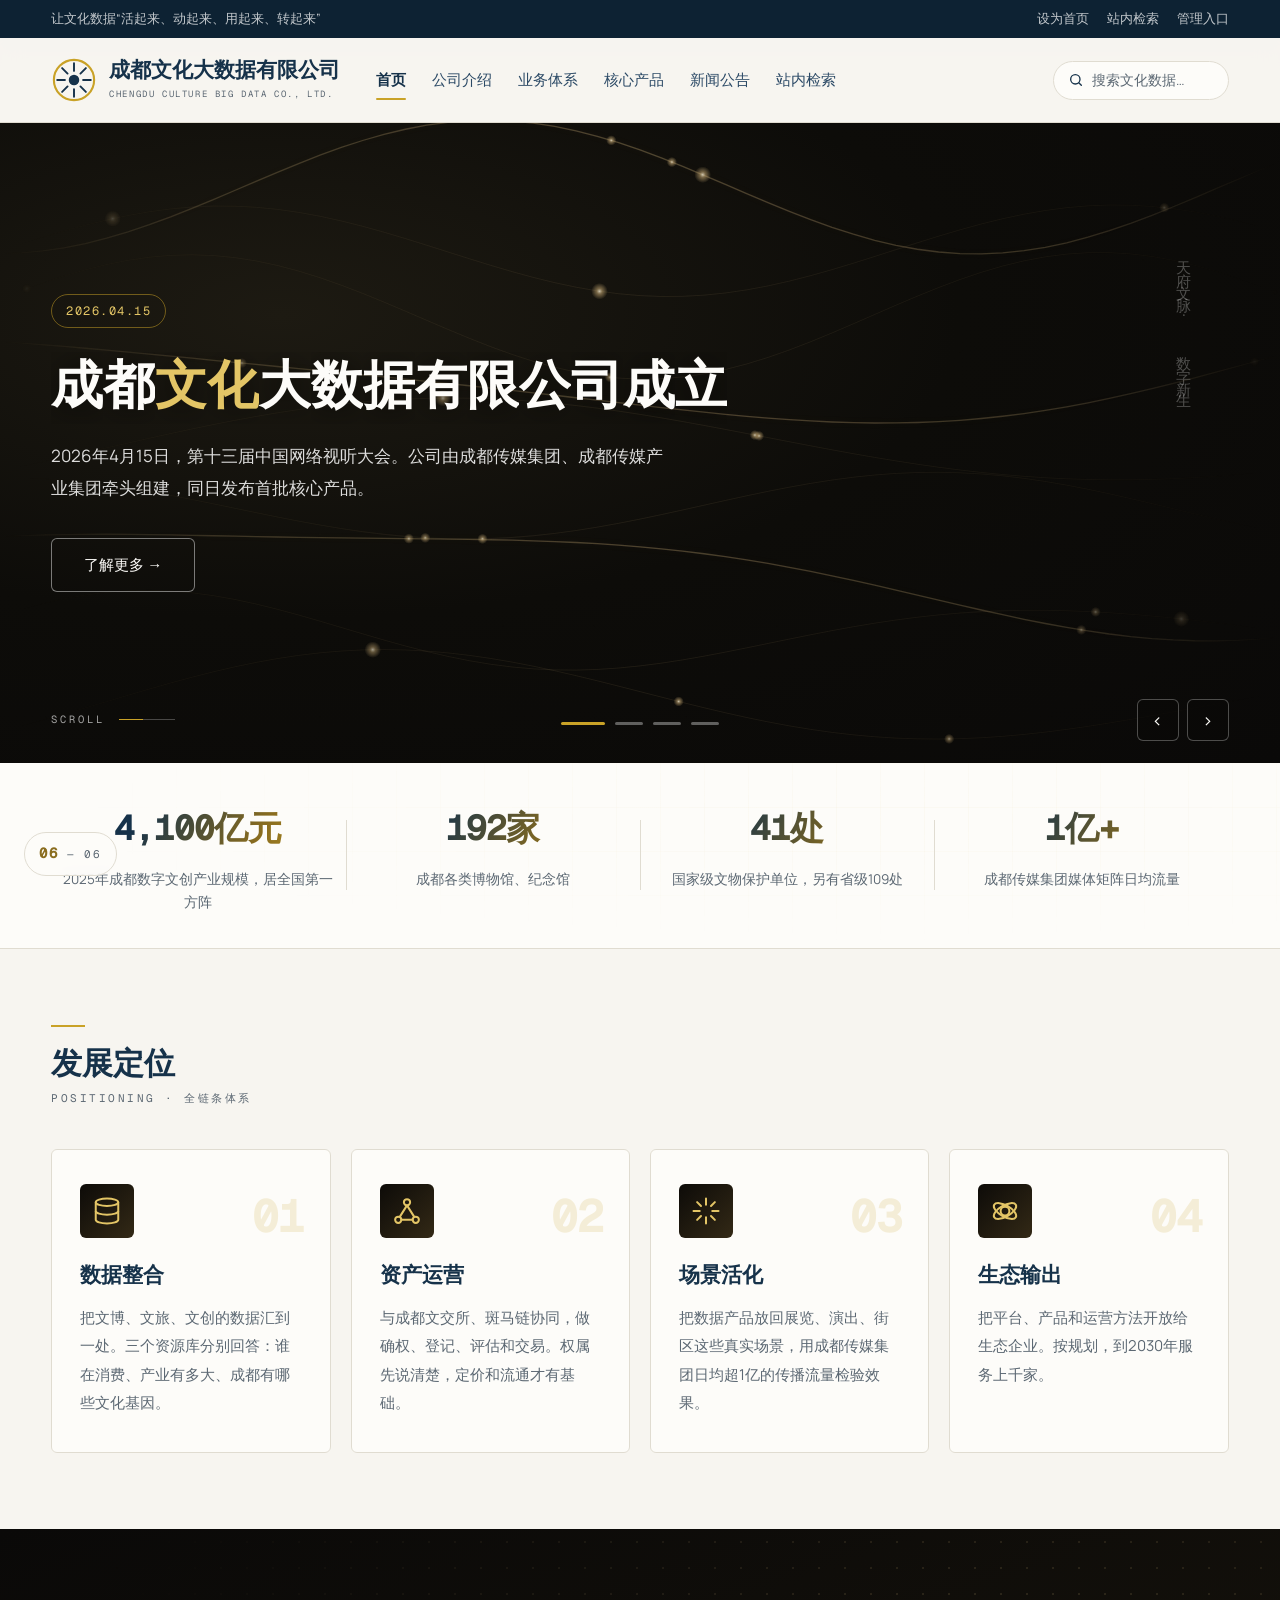
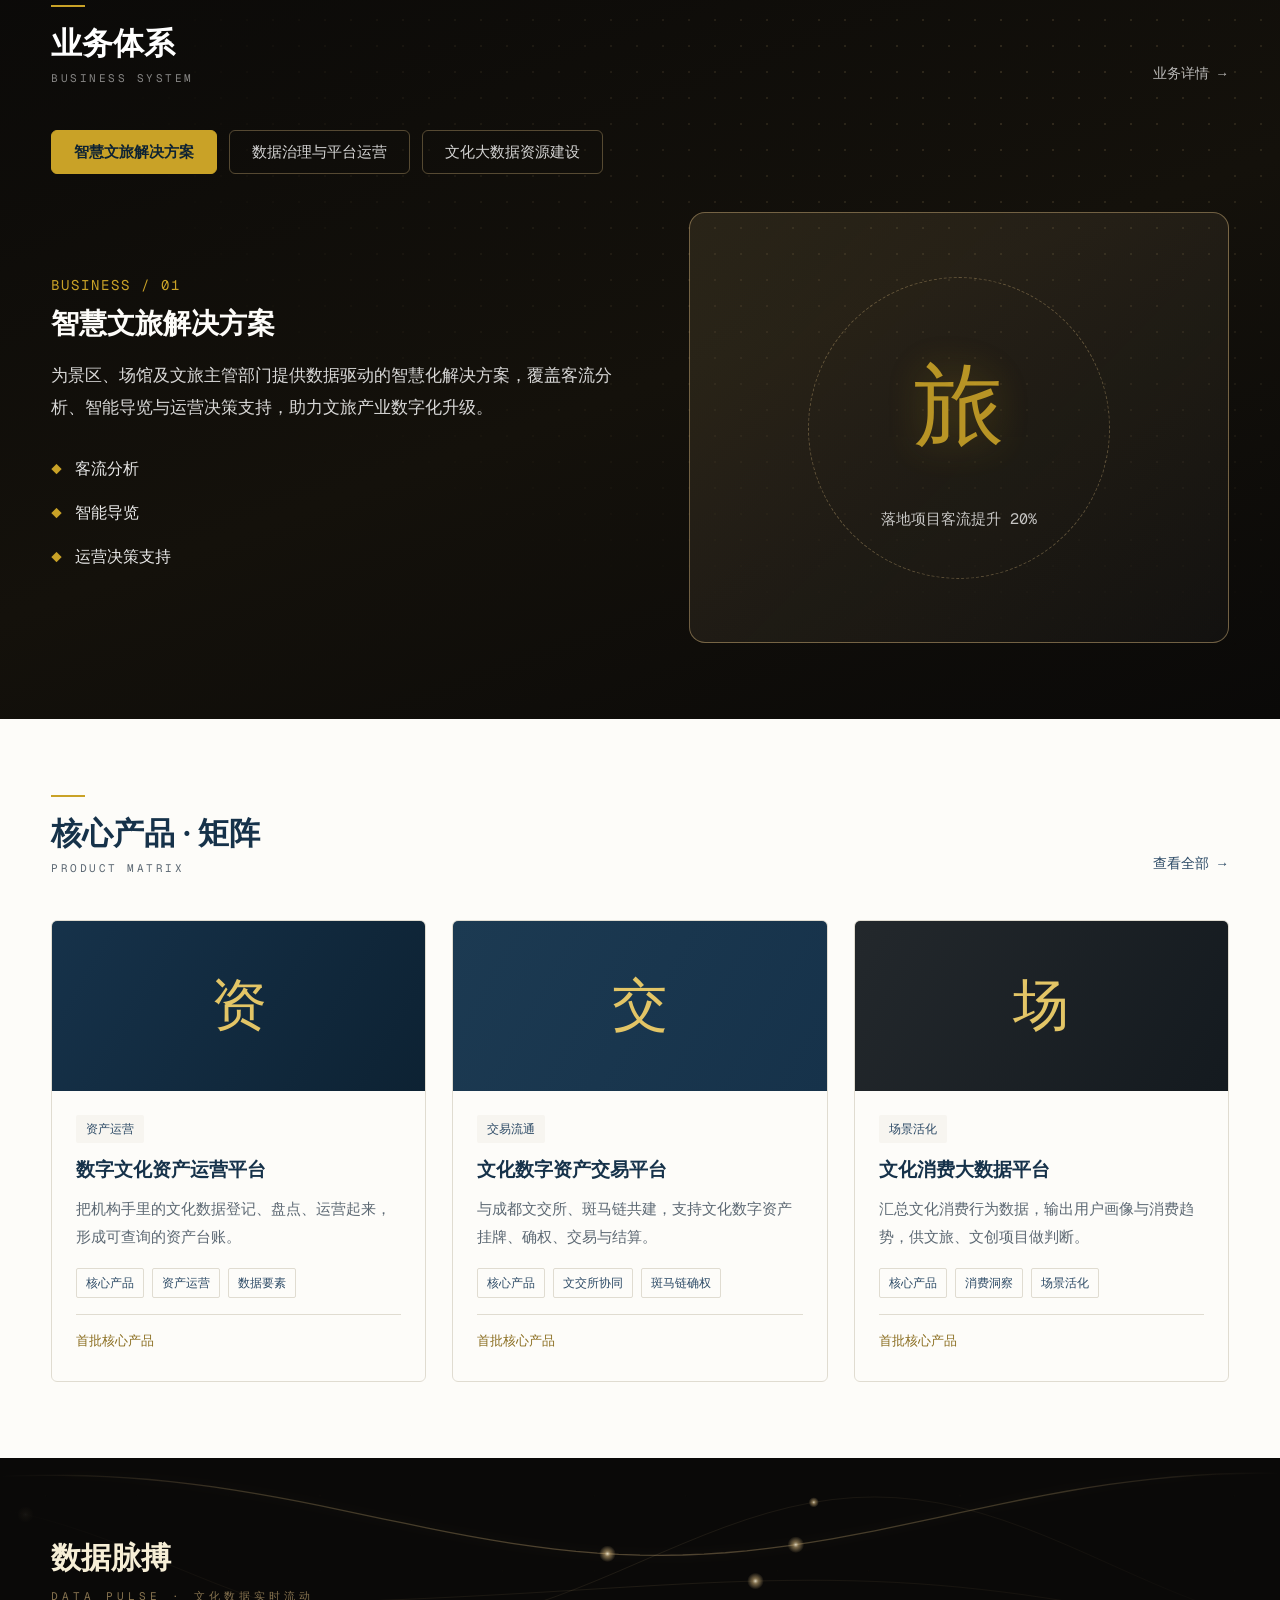
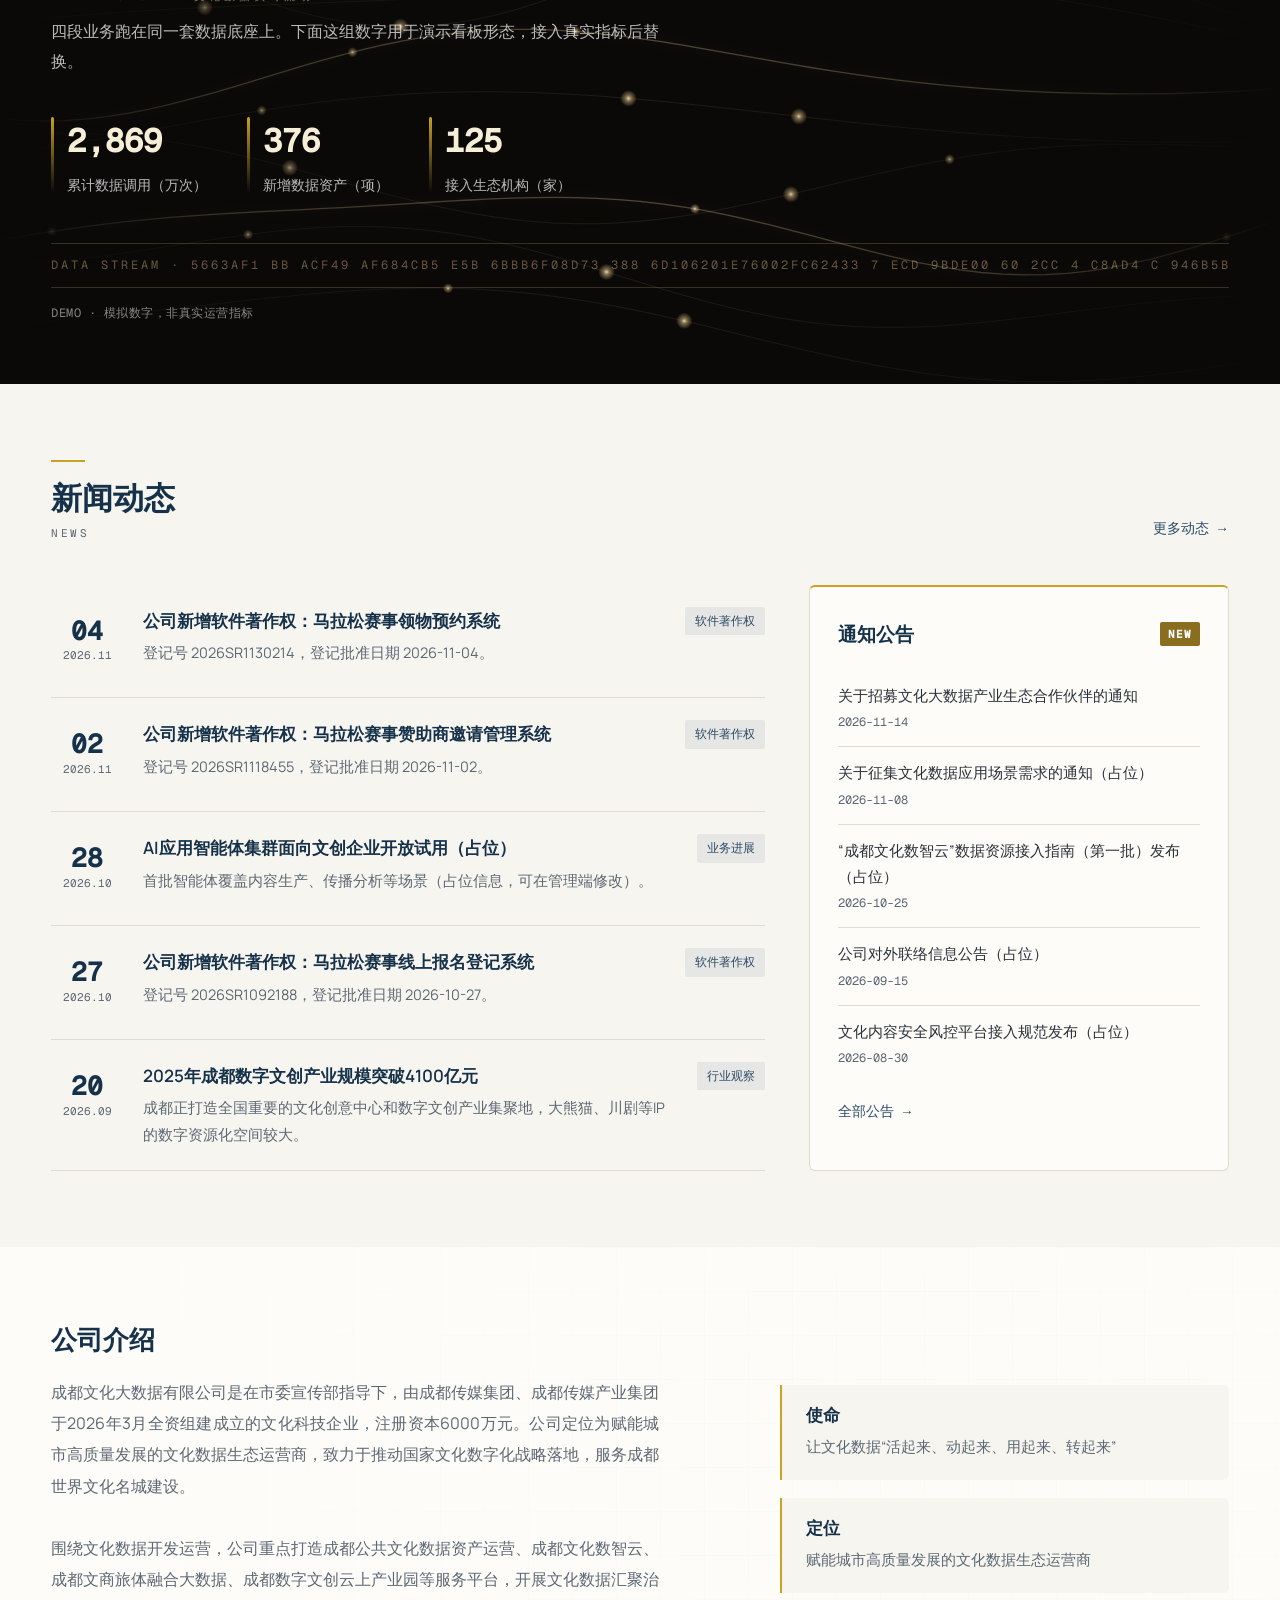
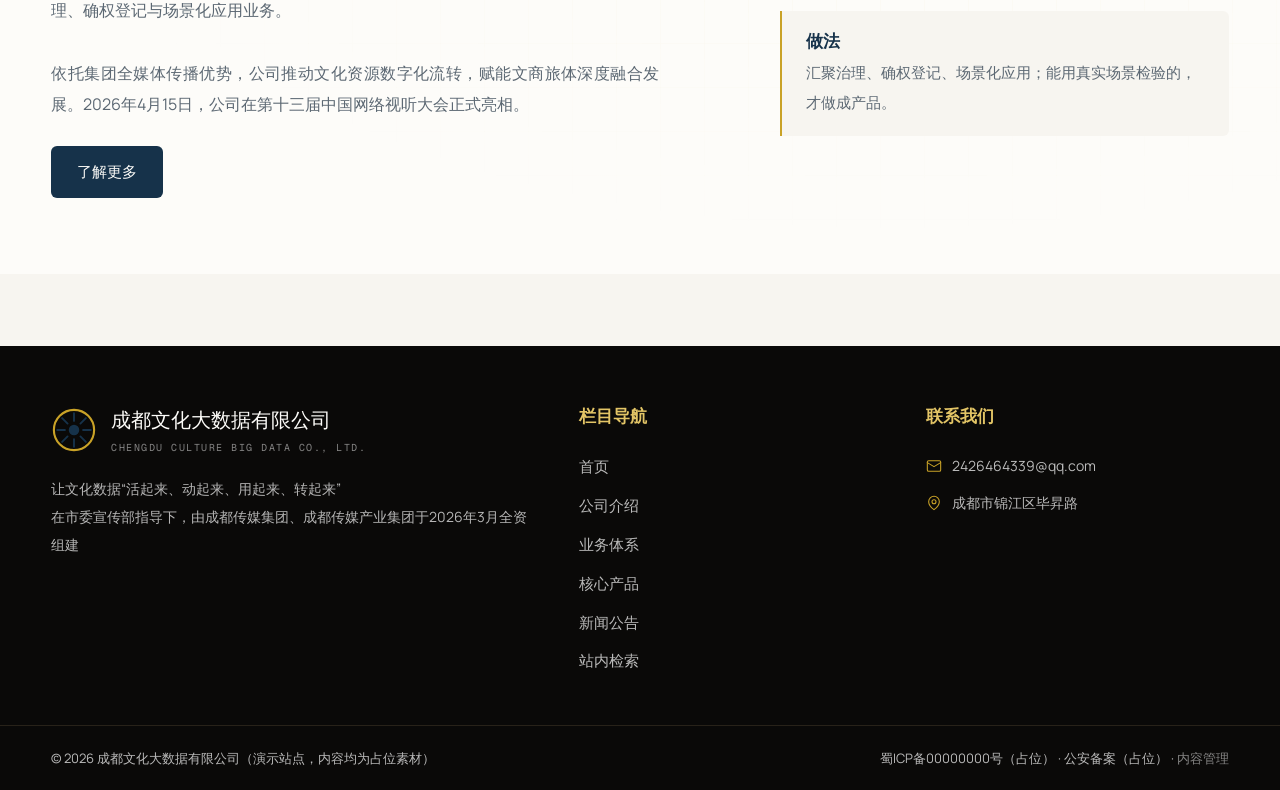
<file: index.html>
<!DOCTYPE html>
<html lang="zh-CN">
<head>
  <meta charset="UTF-8">
  <meta name="viewport" content="width=device-width, initial-scale=1.0">
  <title>成都文化大数据有限公司｜让文化数据活起来、动起来、用起来、转起来</title>
  <meta name="description" content="成都文化大数据有限公司2026年3月由成都传媒集团、成都传媒产业集团全资组建，注册资本6000万元，定位文化数据生态运营商。业务覆盖智慧文旅解决方案、数据治理与平台运营、文化大数据资源建设，首批发布6大核心产品。">
  <meta name="keywords" content="成都文化大数据,文化数据,数字文创,文化数字资产,成都文化数智云">
  <link rel="preload" as="font" type="font/woff2" href="assets/fonts/manrope.woff2" crossorigin>
  <link rel="stylesheet" href="assets/css/style.css?v=202611174">
  <script type="application/ld+json">
  {
    "@context": "https://schema.org",
    "@type": "Organization",
    "name": "成都文化大数据有限公司",
    "alternateName": "成都文化大数据",
    "url": "https://www.cdculdata.cn/",
    "foundingDate": "2026-03",
    "description": "赋能城市高质量发展的文化数据生态运营商，业务覆盖智慧文旅解决方案、数据治理与平台运营、文化大数据资源建设。",
    "parentOrganization": { "@type": "Organization", "name": "成都传媒集团" }
  }
  </script>
</head>
<body>
<h1 class="sr-only">成都文化大数据有限公司 — 文化数据生态运营商</h1>
  <div id="site-header"></div>

  <!-- 搜索浮层 -->
  <div class="search-overlay" id="searchOverlay">
    <div class="search-panel">
      <h3>站内检索</h3>
      <form class="search-input" id="searchForm">
        <input type="text" id="searchInput" placeholder="输入关键词：文物、非遗、数据资产…" autocomplete="off">
        <button type="submit">检 索</button>
      </form>
      <div class="search-hot">热门：<a href="javascript:void(0)" onclick="CDBGApp.doSearch('非遗')">非遗数据</a><a href="javascript:void(0)" onclick="CDBGApp.doSearch('金沙')">金沙遗址</a><a href="javascript:void(0)" onclick="CDBGApp.doSearch('大模型')">文枢大模型</a><a href="javascript:void(0)" onclick="CDBGApp.doSearch('公告')">通知公告</a></div>
    </div>
  </div>

  <!-- Banner 轮播 -->
  <div class="carousel" id="bannerCarousel" aria-label="焦点轮播"></div>

  <!-- 数据概览 -->
  <div class="stats-band pattern-grid">
    <div class="container">
      <div class="stats" id="statsRow"></div>
    </div>
  </div>

  <!-- 三大功能定位 -->
  <section class="section">
    <div class="container">
      <div class="section-head">
        <h2 class="section-title">发展定位<span class="en">POSITIONING · 全链条体系</span></h2>
      </div>
      <div class="fn-grid" id="fnGrid"></div>
    </div>
  </section>

  <!-- 业务体系（Tab 切换） -->
  <section class="section biz-sec">
    <div class="container">
      <div class="section-head">
        <h2 class="section-title" style="color:#fff">业务体系<span class="en" style="color:rgba(255,255,255,.5)">BUSINESS SYSTEM</span></h2>
        <a class="more-link" style="color:rgba(255,255,255,.7)" href="business.html">业务详情 <span class="arr">→</span></a>
      </div>
      <div class="biz-tabs" id="bizTabs"></div>
      <div id="bizPanels"></div>
    </div>
  </section>

  <!-- 数据成果 / 案例 -->
  <section class="section section--paper">
    <div class="container">
      <div class="section-head">
        <h2 class="section-title">核心产品 · 矩阵<span class="en">PRODUCT MATRIX</span></h2>
        <a class="more-link" href="cases.html">查看全部 <span class="arr">→</span></a>
      </div>
      <div class="case-grid" id="caseGrid"></div>
    </div>
  </section>

  <!-- 数据脉搏（黑金 Canvas 动效段） -->
  <section class="flow-sec" aria-label="数据脉搏">
    <canvas class="flow-sec__canvas" id="flowCanvas" aria-hidden="true"></canvas>
    <div class="flow-sec__overlay">
      <h2>数据脉搏<span class="en">DATA PULSE · 文化数据实时流动</span></h2>
      <p class="lead">四段业务跑在同一套数据底座上。下面这组数字用于演示看板形态，接入真实指标后替换。</p>
      <div class="pulse-chips">
        <div class="chip"><b data-tick="2864">2,864</b><span>累计数据调用（万次）</span></div>
        <div class="chip"><b data-tick="372">372</b><span>新增数据资产（项）</span></div>
        <div class="chip"><b data-tick="120">120</b><span>接入生态机构（家）</span></div>
      </div>
      <div class="flow-ticker" aria-hidden="true"></div>
      <p class="demo-note">DEMO · 模拟数字，非真实运营指标</p>
    </div>
  </section>

  <!-- 新闻动态 + 通知公告 -->
  <section class="section">
    <div class="container">
      <div class="section-head">
        <h2 class="section-title">新闻动态<span class="en">NEWS</span></h2>
        <a class="more-link" href="news.html">更多动态 <span class="arr">→</span></a>
      </div>
      <div class="news-sec">
        <div id="newsList"></div>
        <aside class="notice-box reveal">
          <h3>通知公告 <span class="badge">NEW</span></h3>
          <ul class="notice-list" id="noticeList"></ul>
          <a class="more-link" href="news.html#notices" style="margin-top:16px;display:inline-flex">全部公告 <span class="arr">→</span></a>
        </aside>
      </div>
    </div>
  </section>

  <!-- 公司速览 -->
  <section class="section about-band pattern-grid">
    <div class="container about-grid">
      <div class="about-text reveal">
        <h3>公司介绍</h3>
        <p id="aboutIntro"></p>
        <a class="btn btn--primary" href="about.html">了解更多</a>
      </div>
      <div class="culture-cards" id="cultureCards"></div>
    </div>
  </section>

  <div id="site-footer"></div>

  <script src="assets/js/store.js"></script>
  <script src="assets/js/common.js"></script>
  <script src="assets/js/fx.js"></script>
  <script>
    (function () {
      var d = CDBG.data();

      /* 轮播 */
      CDBGApp.initCarousel(document.getElementById('bannerCarousel'), d.banners);

      /* 数据概览 */
      document.getElementById('statsRow').innerHTML = d.stats.map(function (s) {
        return '<div class="stat"><div class="stat__value">' + CDBGApp.esc(s.value) + '<span class="unit">' + CDBGApp.esc(s.unit) + '</span></div><div class="stat__label">' + CDBGApp.esc(s.label) + '</div></div>';
      }).join('');

      /* 功能定位 */
      document.getElementById('fnGrid').innerHTML = d.functions.map(function (f, i) {
        return '<div class="fn-card reveal"><span class="fn-card__no">0' + (i + 1) + '</span>'
          + '<div class="fn-card__icon">' + (CDBGApp.ICONS[f.icon] || CDBGApp.ICONS.database) + '</div>'
          + '<h3>' + CDBGApp.esc(f.title) + '</h3><p>' + CDBGApp.esc(f.desc) + '</p></div>';
      }).join('');

      /* 业务体系 Tab */
      var glyphs = { wisdom: '旅', govern: '治', reslib: '藏' };
      var tabsEl = document.getElementById('bizTabs');
      var panelsEl = document.getElementById('bizPanels');
      tabsEl.innerHTML = d.businesses.map(function (b, i) {
        return '<button data-id="' + b.id + '" class="' + (i === 0 ? 'active' : '') + '">' + CDBGApp.esc(b.name) + '</button>';
      }).join('');
      panelsEl.innerHTML = d.businesses.map(function (b, i) {
        return '<div class="biz-panel' + (i === 0 ? ' active' : '') + '" data-panel="' + b.id + '">'
          + '<div class="biz-panel__text"><h3><span>BUSINESS / 0' + (i + 1) + '</span>' + CDBGApp.esc(b.name) + '</h3>'
          + '<p>' + CDBGApp.esc(b.brief) + '</p><ul class="biz-panel__points">'
          + (b.points || []).map(function (p) { return '<li>' + CDBGApp.esc(p) + '</li>'; }).join('')
          + '</ul></div>'
          + '<div class="biz-panel__visual"><span class="glyph">' + CDBGApp.esc(glyphs[b.id] || '文') + '</span><span class="metric">' + CDBGApp.esc(b.metric || '') + '</span></div>'
          + '</div>';
      }).join('');
      tabsEl.addEventListener('click', function (e) {
        var btn = e.target.closest('button[data-id]');
        if (!btn) return;
        tabsEl.querySelectorAll('button').forEach(function (b) { b.classList.toggle('active', b === btn); });
        panelsEl.querySelectorAll('.biz-panel').forEach(function (p) {
          p.classList.toggle('active', p.getAttribute('data-panel') === btn.getAttribute('data-id'));
        });
      });

      /* 案例精选（前 3 条） */
      document.getElementById('caseGrid').innerHTML = d.cases.slice(0, 3).map(function (c, i) {
        return '<a class="case-card reveal" href="cases.html"> <div class="case-card__cover cat--' + (i % 4) + ' cat-' + (i % 4) + '"><span class="glyph">' + CDBGApp.esc(c.category.slice(0, 1)) + '</span></div>'
          + '<div class="case-card__body"><span class="case-card__cat">' + CDBGApp.esc(c.category) + '</span>'
          + '<h3>' + CDBGApp.esc(c.title) + '</h3><p>' + CDBGApp.esc(c.desc) + '</p>'
          + '<div class="case-card__tags">' + (c.tags || []).map(function (t) { return '<span>' + CDBGApp.esc(t) + '</span>'; }).join('') + '</div>'
          + '<div class="case-card__metric">' + CDBGApp.esc(c.metric || '') + '</div></div></a>';
      }).join('');

      /* 新闻 + 公告 */
      document.getElementById('newsList').innerHTML = d.news.slice(0, 5).map(CDBGApp.renderNewsItem).join('');
      CDBGApp.bindDetail('#newsList .news-list__item', function () { return d.news; });
      document.getElementById('noticeList').innerHTML = d.notices.map(function (n) {
        return '<li data-id="' + n.id + '"><div class="notice-list__title">' + CDBGApp.esc(n.title) + '</div><div class="notice-list__date">' + CDBGApp.esc(n.date) + '</div></li>';
      }).join('');
      CDBGApp.bindDetail('#noticeList li', function () { return d.notices; });

      /* 关于 */
      document.getElementById('aboutIntro').textContent = d.about.intro;
      document.getElementById('cultureCards').innerHTML = d.about.culture.map(function (c) {
        return '<div class="culture-card reveal"><b>' + CDBGApp.esc(c.title) + '</b><span>' + CDBGApp.esc(c.text) + '</span></div>';
      }).join('');

      CDBGApp.init({ active: 'home' });
    })();
  </script>
</body>
</html>
</file>
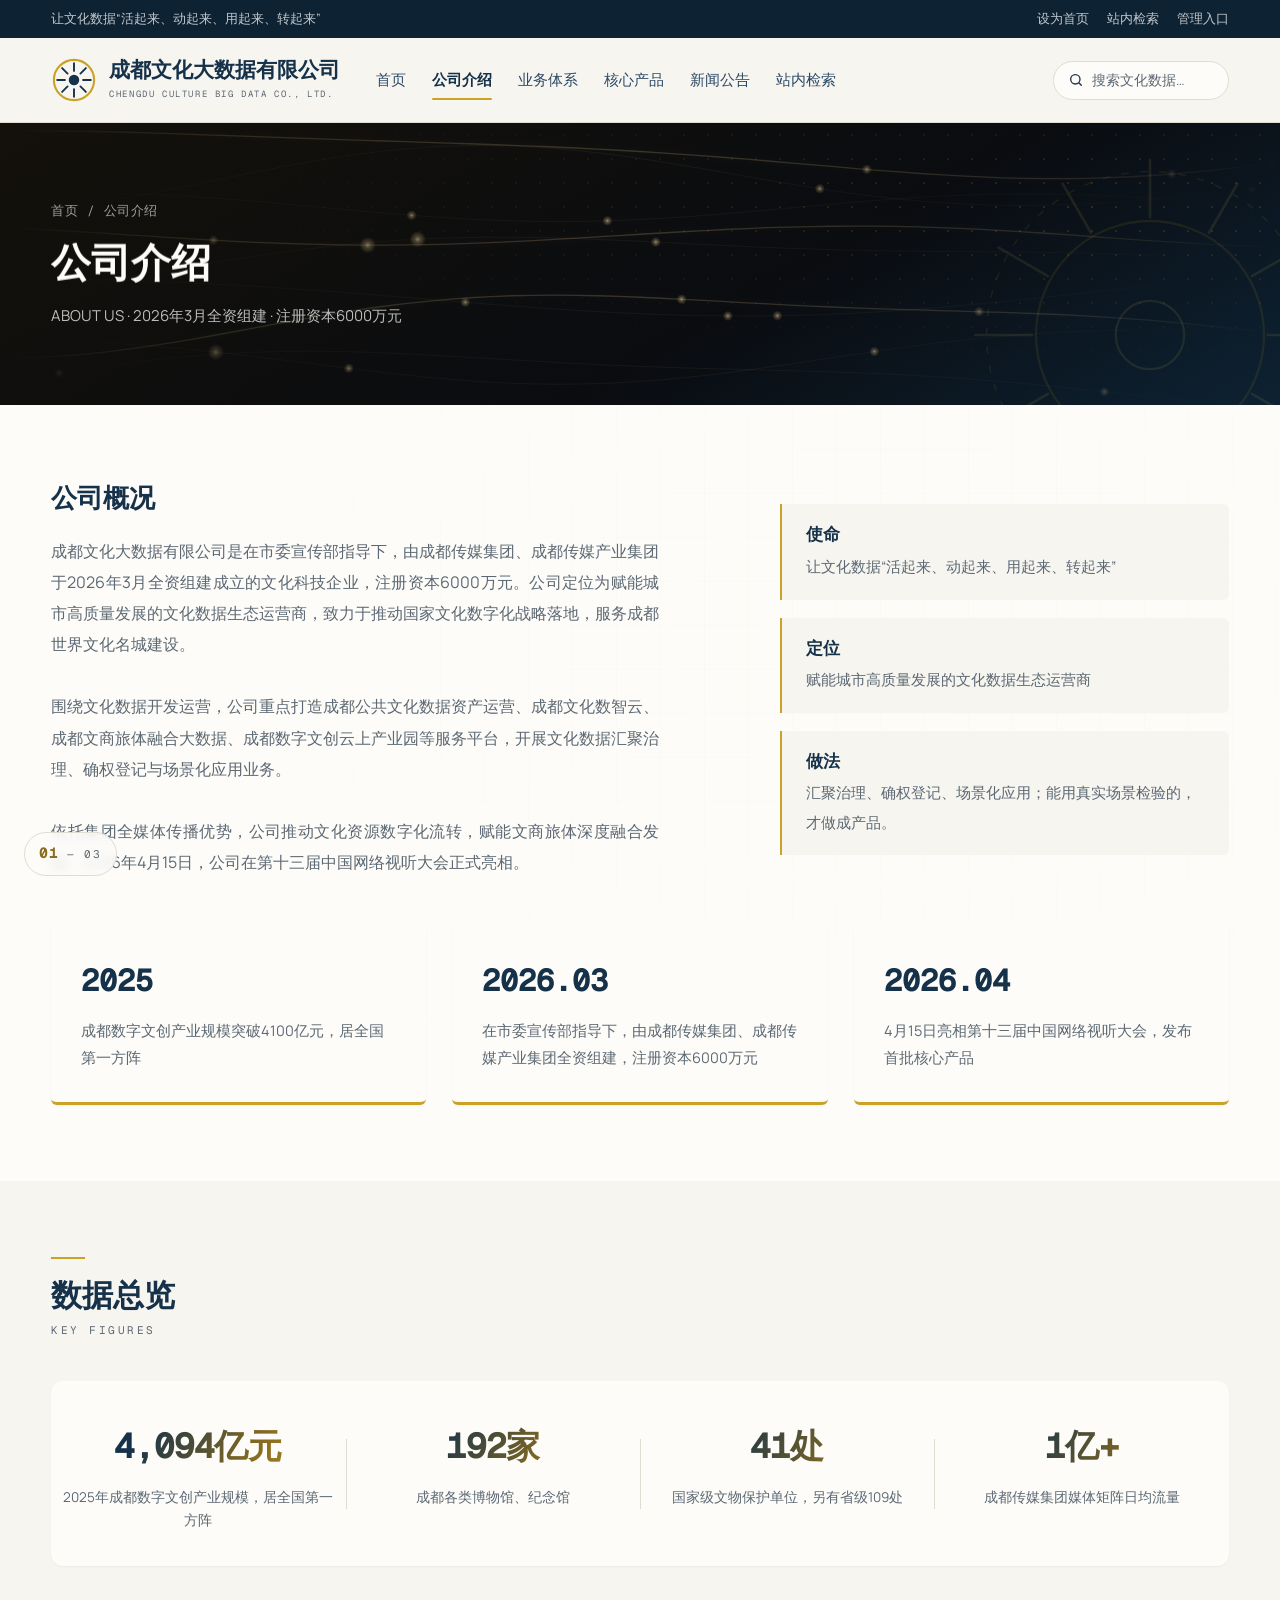
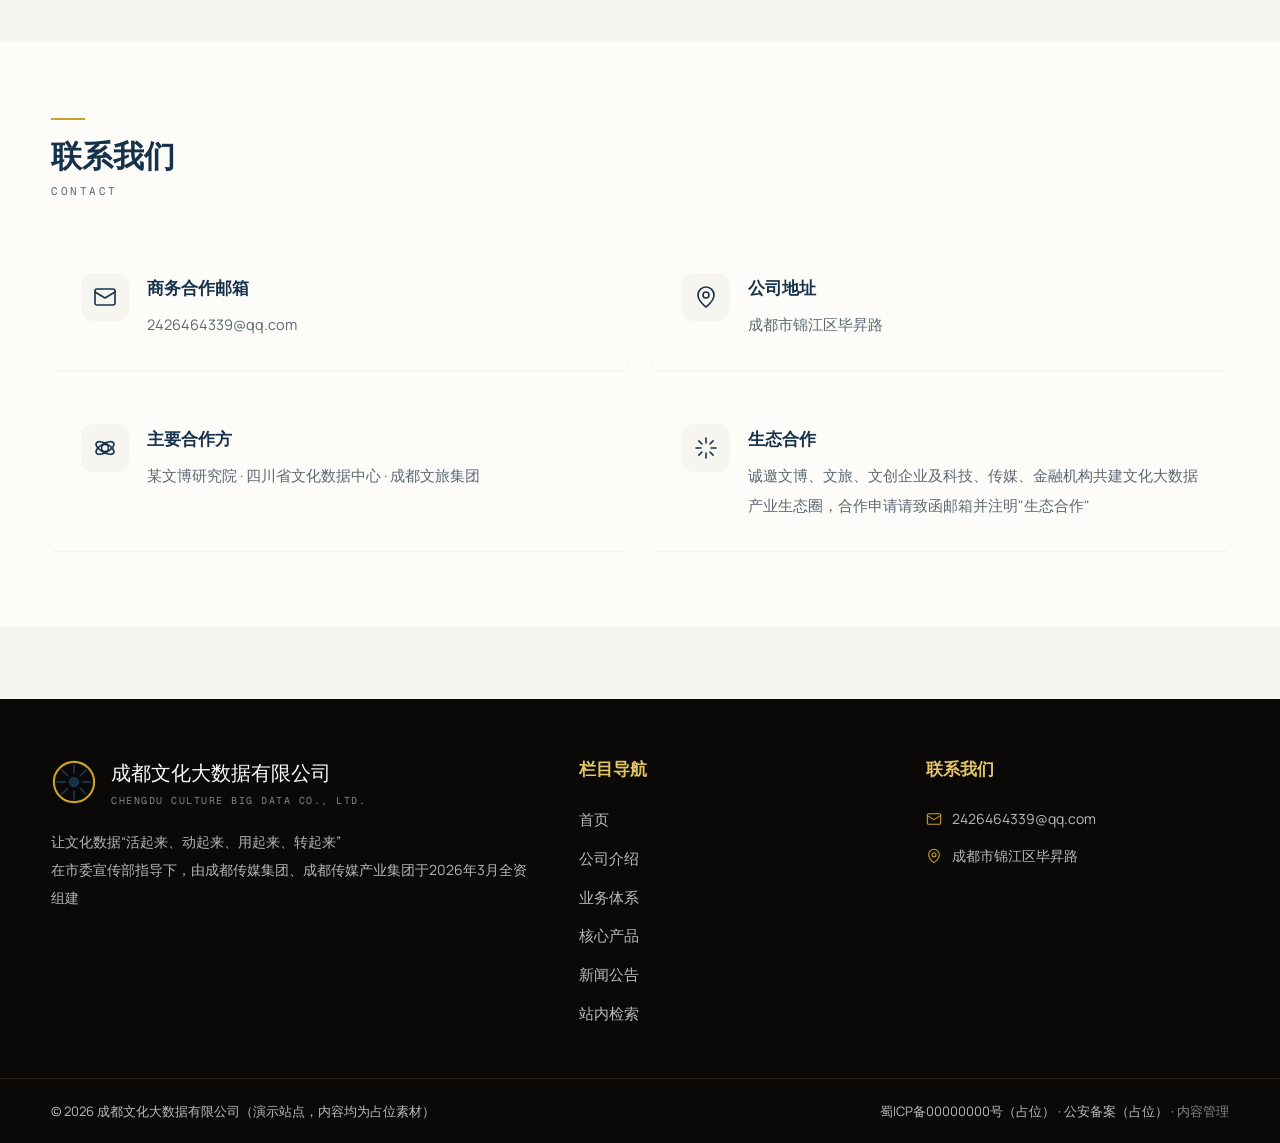
<file: about.html>
<!DOCTYPE html>
<html lang="zh-CN">
<head>
  <meta charset="UTF-8">
  <meta name="viewport" content="width=device-width, initial-scale=1.0">
  <title>公司介绍｜成都文化大数据有限公司</title>
  <meta name="description" content="成都文化大数据有限公司是在市委宣传部指导下，由成都传媒集团、成都传媒产业集团于2026年3月全资组建的文化科技企业，注册资本6000万元，定位文化数据生态运营商。">
  <link rel="preload" as="font" type="font/woff2" href="assets/fonts/manrope.woff2" crossorigin>
  <link rel="stylesheet" href="assets/css/style.css?v=202611174">
</head>
<body>
  <div id="site-header"></div>

  <div class="search-overlay" id="searchOverlay">
    <div class="search-panel">
      <h3>站内检索</h3>
      <form class="search-input" id="searchForm">
        <input type="text" id="searchInput" placeholder="输入关键词…" autocomplete="off">
        <button type="submit">检 索</button>
      </form>
    </div>
  </div>

  <section class="page-hero">
    <div class="page-hero__bird" id="heroBird"></div>
    <div class="container">
      <div class="breadcrumb"><a href="index.html">首页</a> / 公司介绍</div>
      <h1>公司介绍</h1>
      <div class="sub">ABOUT US · 2026年3月全资组建 · 注册资本6000万元</div>
    </div>
  </section>

  <section class="section section--paper pattern-grid" style="margin-top:0">
    <div class="container about-grid">
      <div class="about-text reveal">
        <h3>公司概况</h3>
        <p id="aboutIntro"></p>
      </div>
      <div class="culture-cards" id="cultureCards"></div>
    </div>
    <div class="container">
      <div class="milestones" id="milestones"></div>
    </div>
  </section>

  <section class="section">
    <div class="container">
      <div class="section-head">
        <h2 class="section-title">数据总览<span class="en">KEY FIGURES</span></h2>
      </div>
      <div class="stats" style="background:var(--white);border-radius:12px;box-shadow:var(--shadow-sm);padding:34px 0" id="statsRow"></div>
    </div>
  </section>

  <section class="section section--paper">
    <div class="container">
      <div class="section-head">
        <h2 class="section-title">联系我们<span class="en">CONTACT</span></h2>
      </div>
      <div class="contact-grid" id="contactGrid"></div>
    </div>
  </section>

  <div id="site-footer"></div>

  <script src="assets/js/store.js"></script>
  <script src="assets/js/common.js"></script>
  <script src="assets/js/fx.js"></script>
  <script>
    (function () {
      var d = CDBG.data();
      var s = d.site;
      document.getElementById('heroBird').innerHTML = CDBGApp.BIRD_RAYS;

      document.getElementById('aboutIntro').textContent = d.about.intro;
      document.getElementById('cultureCards').innerHTML = d.about.culture.map(function (c) {
        return '<div class="culture-card reveal"><b>' + CDBGApp.esc(c.title) + '</b><span>' + CDBGApp.esc(c.text) + '</span></div>';
      }).join('');
      document.getElementById('milestones').innerHTML = d.about.milestones.map(function (m) {
        return '<div class="milestone reveal"><div class="year">' + CDBGApp.esc(m.year) + '</div><p>' + CDBGApp.esc(m.text) + '</p></div>';
      }).join('');

      document.getElementById('statsRow').innerHTML = d.stats.map(function (st) {
        return '<div class="stat"><div class="stat__value">' + CDBGApp.esc(st.value) + '<span class="unit">' + CDBGApp.esc(st.unit) + '</span></div><div class="stat__label">' + CDBGApp.esc(st.label) + '</div></div>';
      }).join('');

      var cards = [
        { icon: 'mail', t: '商务合作邮箱', v: s.email },
        { icon: 'pin', t: '公司地址', v: s.address },
        { icon: 'orbit', t: '主要合作方', v: (s.partners || []).join(' · ') },
        { icon: 'sparkle', t: '生态合作', v: '诚邀文博、文旅、文创企业及科技、传媒、金融机构共建文化大数据产业生态圈，合作申请请致函邮箱并注明"生态合作"' }
      ].filter(function (c) { return c.v && String(c.v).trim(); });
      document.getElementById('contactGrid').innerHTML = cards.map(function (c) {
        return '<div class="contact-card reveal"><div class="ic">' + CDBGApp.ICONS[c.icon] + '</div><div><b>' + CDBGApp.esc(c.t) + '</b><span>' + CDBGApp.esc(c.v) + '</span></div></div>';
      }).join('');

      CDBGApp.init({ active: 'about' });
    })();
  </script>
</body>
</html>
</file>
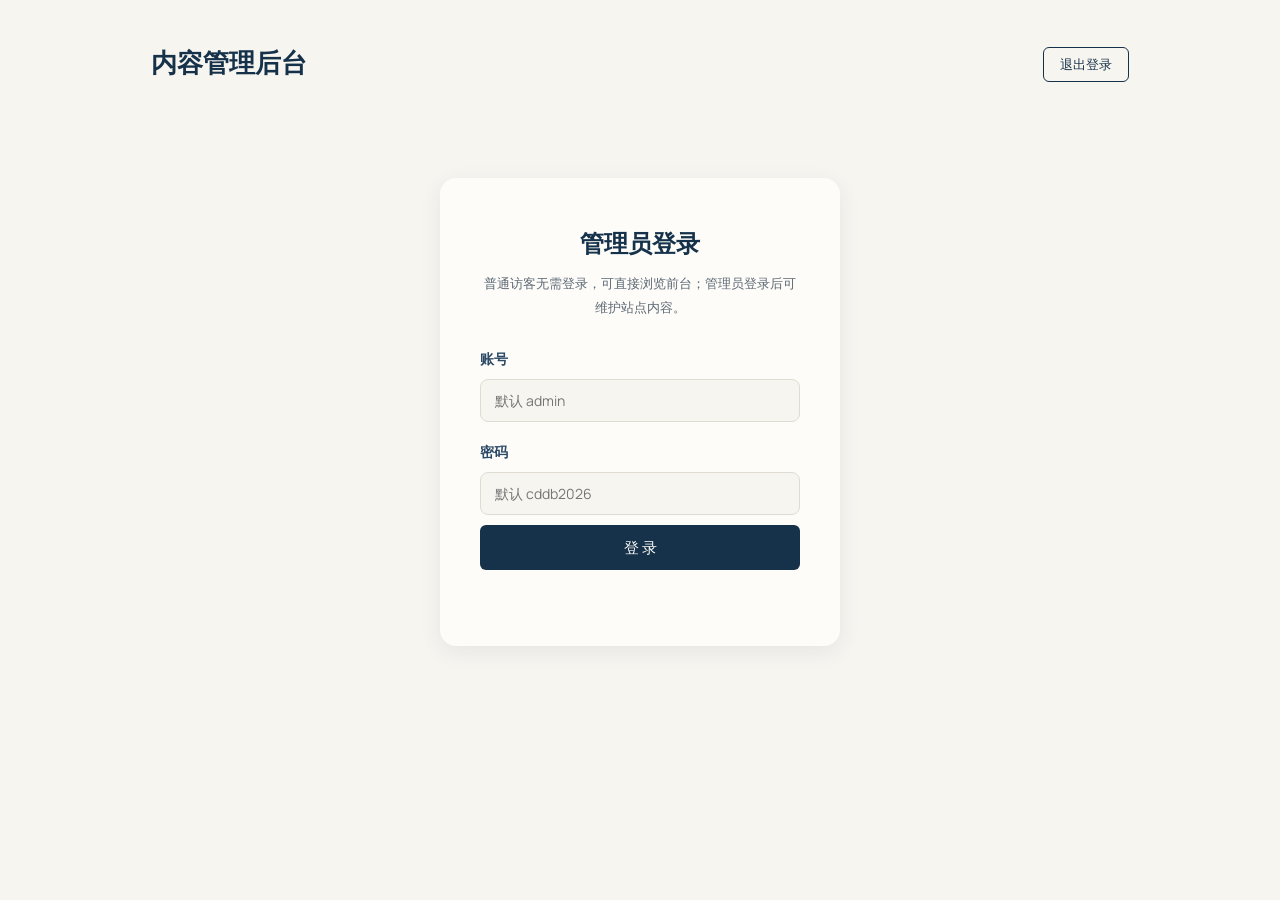
<file: admin.html>
<!DOCTYPE html>
<html lang="zh-CN">
<head>
  <meta charset="UTF-8">
  <meta name="viewport" content="width=device-width, initial-scale=1.0">
  <title>内容管理｜成都文化大数据有限公司</title>
  <meta name="robots" content="noindex, nofollow">
  <link rel="preload" as="font" type="font/woff2" href="assets/fonts/manrope.woff2" crossorigin>
  <link rel="stylesheet" href="assets/css/style.css?v=202611174">
</head>
<body class="admin-body">
  <div class="admin-shell">
    <div class="admin-head">
      <h1>内容管理后台</h1>
      <div style="display:flex;gap:10px;align-items:center">
        <span id="adminUser" style="font-size:13px;color:var(--text-muted)"></span>
        <button class="btn btn--ghost btn--sm" id="btnLogout">退出登录</button>
      </div>
    </div>

    <!-- 登录视图 -->
    <div class="login-box" id="loginView">
      <h1>管理员登录</h1>
      <p class="hint">普通访客无需登录，可直接浏览前台；管理员登录后可维护站点内容。</p>
      <div class="form-grid" style="grid-template-columns:1fr">
        <div class="form-item"><label>账号</label><input type="text" id="loginUser" placeholder="默认 admin" autocomplete="username"></div>
        <div class="form-item"><label>密码</label><input type="password" id="loginPass" placeholder="默认 cddb2026" autocomplete="current-password"></div>
      </div>
      <button class="btn btn--primary" id="btnLogin">登 录</button>
      <div class="login-err" id="loginErr"></div>
    </div>

    <!-- 管理视图 -->
    <div id="adminView" style="display:none">
      <div class="admin-card">
        <h2>内容管理</h2>
        <div class="admin-toolbar">
          <div class="admin-tabs" id="adminTabs">
            <button data-tab="news" class="active">新闻动态</button>
            <button data-tab="notices">通知公告</button>
            <button data-tab="banners">轮播 Banner</button>
            <button data-tab="cases">成果案例</button>
          </div>
          <button class="btn btn--gold btn--sm" id="btnNew">＋ 新增</button>
        </div>
        <table class="admin-table">
          <thead><tr><th style="width:90px">日期</th><th>标题</th><th style="width:80px">分类</th><th style="width:150px">操作</th></tr></thead>
          <tbody id="adminTbody"></tbody>
        </table>
      </div>

      <!-- 编辑表单 -->
      <div class="admin-card" id="editCard" style="display:none">
        <h2 id="editTitle">编辑内容</h2>
        <div class="form-grid">
          <div class="form-item form-item--full"><label>标题 *</label><input type="text" id="fTitle"></div>
          <div class="form-item"><label>日期</label><input type="date" id="fDate"></div>
          <div class="form-item"><label>分类 / 标签</label><input type="text" id="fCat" placeholder="如：公司要闻"></div>
          <div class="form-item form-item--full"><label>摘要</label><input type="text" id="fSummary" placeholder="列表中展示的简短摘要"></div>
          <div class="form-item form-item--full"><label>正文</label><textarea id="fBody" placeholder="完整正文内容"></textarea></div>
          <div class="form-item form-item--full"><label>跳转链接（轮播 Banner 专用，可留空）</label><input type="text" id="fLink" placeholder="如 business.html"></div>
        </div>
        <div style="display:flex;gap:12px;margin-top:22px">
          <button class="btn btn--primary btn--sm" id="btnSave">保存发布</button>
          <button class="btn btn--ghost btn--sm" id="btnCancel">取消</button>
        </div>
      </div>

      <div class="admin-card">
        <h2>站点信息</h2>
        <div class="form-grid">
          <div class="form-item"><label>公司名称</label><input type="text" id="sName"></div>
          <div class="form-item"><label>英文名</label><input type="text" id="sEn"></div>
          <div class="form-item"><label>服务热线</label><input type="text" id="sHotline"></div>
          <div class="form-item"><label>邮箱</label><input type="text" id="sEmail"></div>
          <div class="form-item form-item--full"><label>地址</label><input type="text" id="sAddr"></div>
        </div>
        <div style="display:flex;gap:12px;margin-top:22px;flex-wrap:wrap">
          <button class="btn btn--primary btn--sm" id="btnSaveSite">保存站点信息</button>
          <button class="btn btn--danger btn--sm" id="btnReset">恢复默认占位内容</button>
          <a class="btn btn--ghost btn--sm" href="index.html" target="_blank">预览前台</a>
        </div>
        <p style="margin-top:16px;font-size:12.5px;color:var(--text-muted)">说明：内容保存在浏览器本地存储（localStorage）中，前台页面即时生效；本演示无服务器端持久化，正式部署时需接入后台服务。</p>
      </div>
    </div>
  </div>

  <div class="toast" id="toast"></div>

  <script src="assets/js/store.js"></script>
  <script src="assets/js/common.js"></script>
  <script>
    (function () {
      'use strict';
      var AUTH_KEY = 'ccdg_admin_session';
      var CRED_KEY = 'ccdg_admin_cred';
      var DEFAULT_USER = { user: 'admin', pass: 'cddb2026' };

      var state = { tab: 'news', editing: null }; // editing: {mode, id}
      var d = CDBG.data();

      /* ---------- 会话 ---------- */
      function cred() {
        try { return JSON.parse(localStorage.getItem(CRED_KEY)) || DEFAULT_USER; }
        catch (e) { return DEFAULT_USER; }
      }
      function isLogin() { return sessionStorage.getItem(AUTH_KEY) === '1'; }

      document.getElementById('btnLogin').addEventListener('click', function () {
        var u = document.getElementById('loginUser').value.trim();
        var p = document.getElementById('loginPass').value;
        var c = cred();
        if (u === c.user && p === c.pass) {
          sessionStorage.setItem(AUTH_KEY, '1');
          showView();
          toast('登录成功');
        } else {
          document.getElementById('loginErr').textContent = '账号或密码不正确（默认 admin / cddb2026）';
        }
      });
      document.getElementById('loginPass').addEventListener('keydown', function (e) { if (e.key === 'Enter') document.getElementById('btnLogin').click(); });
      document.getElementById('btnLogout').addEventListener('click', function () {
        sessionStorage.removeItem(AUTH_KEY);
        showView();
      });

      function showView() {
        var ok = isLogin();
        document.getElementById('loginView').style.display = ok ? 'none' : 'block';
        document.getElementById('adminView').style.display = ok ? 'block' : 'none';
        document.getElementById('adminUser').textContent = ok ? '已登录：' + cred().user : '';
        if (ok) { renderTable(); loadSiteForm(); }
      }

      /* ---------- Toast ---------- */
      function toast(msg) {
        var t = document.getElementById('toast');
        t.textContent = msg;
        t.className = 'toast show toast--ok';
        clearTimeout(t._tm);
        t._tm = setTimeout(function () { t.className = 'toast'; }, 2200);
      }

      /* ---------- 当前栏目数据 ---------- */
      function currentArr() { return d[state.tab]; }
      function persist() { CDBG.save(d); }

      /* ---------- 表格 ---------- */
      function renderTable() {
        var tbody = document.getElementById('adminTbody');
        var arr = currentArr() || [];
        if (!arr.length) { tbody.innerHTML = '<tr><td colspan="4" style="text-align:center;color:var(--text-muted);padding:36px">暂无内容，点击右上角「新增」</td></tr>'; return; }
        tbody.innerHTML = arr.map(function (item) {
          return '<tr><td class="t-date">' + CDBGApp.esc(item.date || '—') + '</td>'
            + '<td class="t-title">' + CDBGApp.esc(item.title) + '</td>'
            + '<td>' + CDBGApp.esc(item.category || item.tag || '—') + '</td>'
            + '<td><div class="row-actions">'
            + '<button class="act-edit" data-id="' + CDBGApp.esc(item.id) + '">编辑</button>'
            + '<button class="act-del" data-id="' + CDBGApp.esc(item.id) + '">删除</button>'
            + '</div></td></tr>';
        }).join('');
      }

      document.getElementById('adminTbody').addEventListener('click', function (e) {
        var btn = e.target.closest('button[data-id]');
        if (!btn) return;
        var id = btn.getAttribute('data-id');
        if (btn.classList.contains('act-del')) {
          if (!confirm('确认删除该条内容？')) return;
          d[state.tab] = d[state.tab].filter(function (x) { return x.id !== id; });
          persist(); renderTable(); toast('已删除');
        } else {
          openEditor('edit', id);
        }
      });

      /* ---------- Tab ---------- */
      document.getElementById('adminTabs').addEventListener('click', function (e) {
        var btn = e.target.closest('button[data-tab]');
        if (!btn) return;
        state.tab = btn.getAttribute('data-tab');
        this.querySelectorAll('button').forEach(function (b) { b.classList.toggle('active', b === btn); });
        closeEditor();
        renderTable();
      });

      /* ---------- 编辑器 ---------- */
      function openEditor(mode, id) {
        state.editing = { mode: mode, id: id };
        var item = null;
        if (mode === 'edit') {
          item = d[state.tab].filter(function (x) { return x.id === id; })[0];
          if (!item) return;
        }
        document.getElementById('editTitle').textContent = (mode === 'new' ? '新增' : '编辑') + tabName();
        document.getElementById('fTitle').value = item ? item.title : '';
        document.getElementById('fDate').value = item ? (item.date || today()) : today();
        document.getElementById('fCat').value = item ? (item.category || item.tag || '') : '';
        document.getElementById('fSummary').value = item ? (item.summary || item.subtitle || '') : '';
        document.getElementById('fBody').value = item ? (item.body || item.desc || '') : '';
        document.getElementById('fLink').value = item ? (item.link || '') : '';
        document.getElementById('editCard').style.display = 'block';
        document.getElementById('editCard').scrollIntoView({ behavior: 'smooth' });
      }
      function closeEditor() {
        state.editing = null;
        document.getElementById('editCard').style.display = 'none';
      }
      function tabName() {
        return { news: '新闻', notices: '公告', banners: '轮播', cases: '案例' }[state.tab] || '内容';
      }
      function today() {
        var t = new Date();
        return t.getFullYear() + '-' + String(t.getMonth() + 1).padStart(2, '0') + '-' + String(t.getDate()).padStart(2, '0');
      }
      function genId() { return state.tab.slice(0, 1) + '_' + Date.now().toString(36); }

      document.getElementById('btnNew').addEventListener('click', function () { openEditor('new'); });
      document.getElementById('btnCancel').addEventListener('click', closeEditor);

      document.getElementById('btnSave').addEventListener('click', function () {
        var title = document.getElementById('fTitle').value.trim();
        if (!title) { alert('请填写标题'); return; }
        var obj = {
          id: state.editing && state.editing.mode === 'edit' ? state.editing.id : genId(),
          title: title,
          date: document.getElementById('fDate').value || today(),
          category: document.getElementById('fCat').value.trim(),
          summary: document.getElementById('fSummary').value.trim(),
          body: document.getElementById('fBody').value.trim(),
          link: document.getElementById('fLink').value.trim()
        };
        if (state.tab === 'banners') {
          obj.tag = obj.category || '公司动态';
          obj.subtitle = obj.summary || obj.body;
          delete obj.summary; delete obj.category;
        }
        if (state.tab === 'cases') {
          obj.category = obj.category || '数字文博';
          obj.desc = obj.body || obj.summary;
          obj.tags = (obj.category || '').split(/[、,，\s]+/).filter(Boolean);
          obj.metric = '—';
          delete obj.summary; delete obj.date;
        }
        if (state.editing && state.editing.mode === 'edit') {
          var idx = d[state.tab].findIndex(function (x) { return x.id === state.editing.id; });
          d[state.tab][idx] = Object.assign({}, d[state.tab][idx], obj);
        } else {
          d[state.tab].unshift(obj);
        }
        persist(); renderTable(); closeEditor(); toast('已保存并发布至前台');
      });

      /* ---------- 站点信息 ---------- */
      function loadSiteForm() {
        document.getElementById('sName').value = d.site.name;
        document.getElementById('sEn').value = d.site.enName;
        document.getElementById('sHotline').value = d.site.hotline;
        document.getElementById('sEmail').value = d.site.email;
        document.getElementById('sAddr').value = d.site.address;
      }
      document.getElementById('btnSaveSite').addEventListener('click', function () {
        d.site.name = document.getElementById('sName').value.trim() || d.site.name;
        d.site.enName = document.getElementById('sEn').value.trim() || d.site.enName;
        d.site.hotline = document.getElementById('sHotline').value.trim();
        d.site.email = document.getElementById('sEmail').value.trim();
        d.site.address = document.getElementById('sAddr').value.trim();
        persist(); toast('站点信息已更新');
      });

      document.getElementById('btnReset').addEventListener('click', function () {
        if (!confirm('将清除所有本地修改，恢复默认占位内容，确认？')) return;
        CDBG.reset();
        d = CDBG.data();
        renderTable(); loadSiteForm(); toast('已恢复默认内容');
      });

      showView();
    })();
  </script>
</body>
</html>
</file>
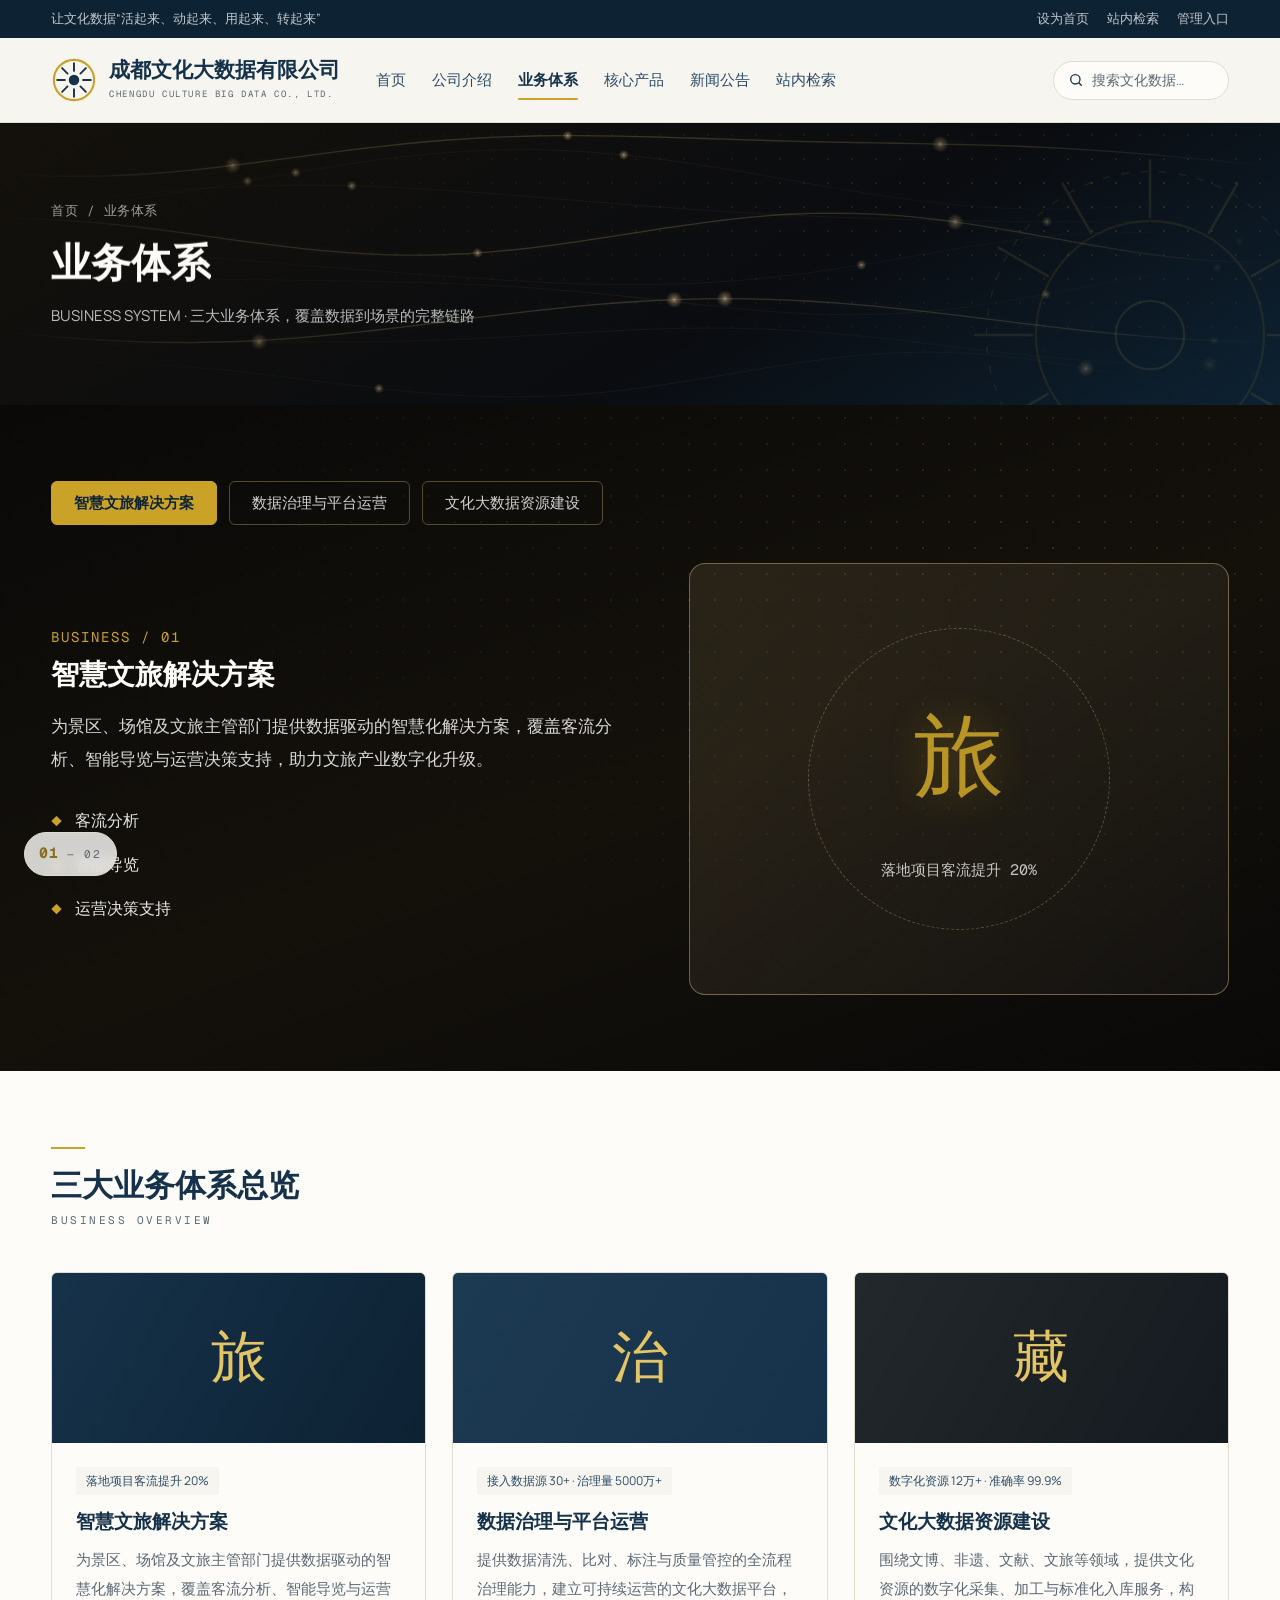
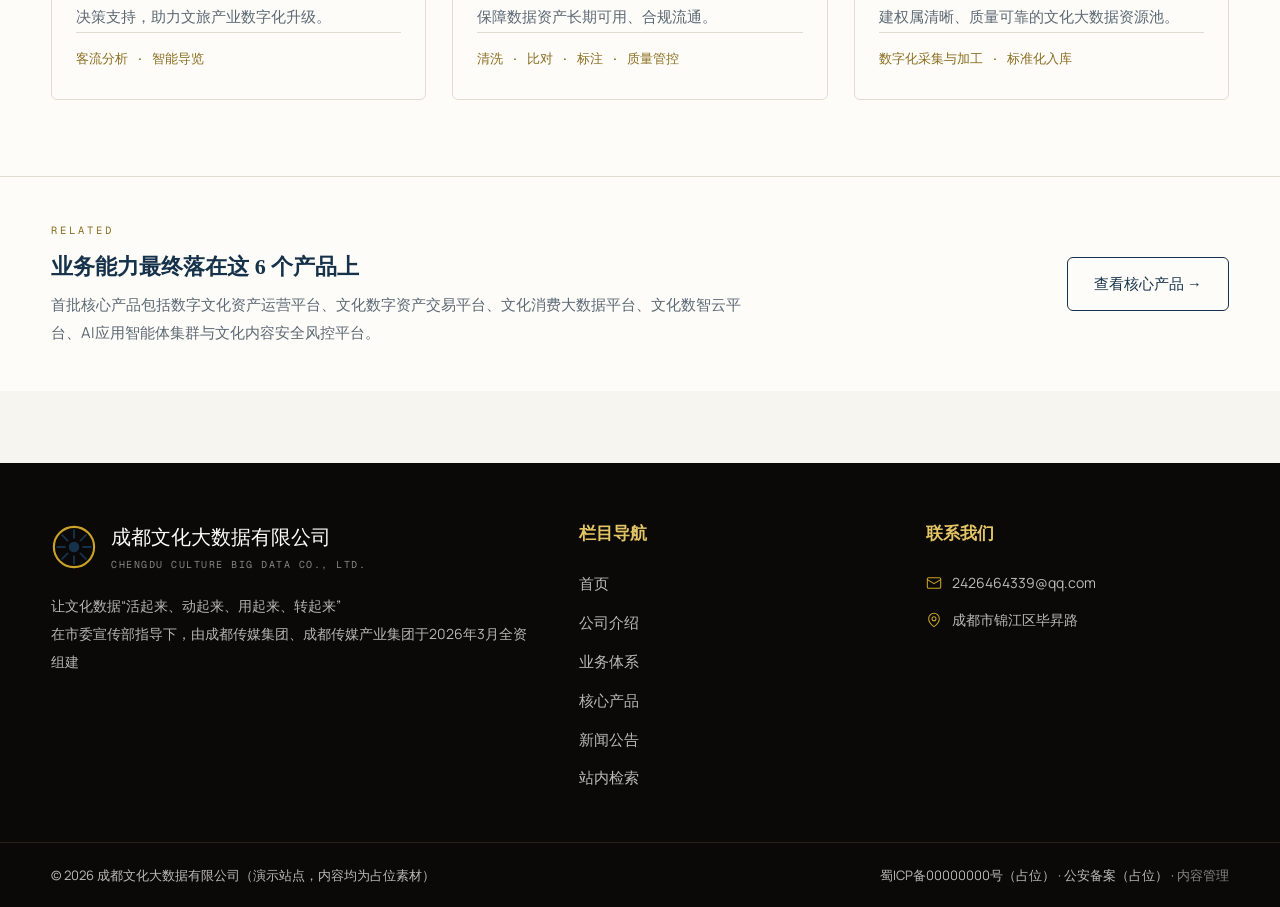
<file: business.html>
<!DOCTYPE html>
<html lang="zh-CN">
<head>
  <meta charset="UTF-8">
  <meta name="viewport" content="width=device-width, initial-scale=1.0">
  <title>业务体系｜成都文化大数据有限公司</title>
  <meta name="description" content="成都文化大数据有限公司的三大业务体系：智慧文旅解决方案、数据治理与平台运营、文化大数据资源建设，为景区、场馆、文旅主管部门与文博单位提供数据驱动的全链条服务。">
  <link rel="preload" as="font" type="font/woff2" href="assets/fonts/manrope.woff2" crossorigin>
  <link rel="stylesheet" href="assets/css/style.css?v=202611174">
</head>
<body>
  <div id="site-header"></div>

  <div class="search-overlay" id="searchOverlay">
    <div class="search-panel">
      <h3>站内检索</h3>
      <form class="search-input" id="searchForm">
        <input type="text" id="searchInput" placeholder="输入关键词…" autocomplete="off">
        <button type="submit">检 索</button>
      </form>
    </div>
  </div>

  <section class="page-hero">
    <div class="page-hero__bird" id="heroBird"></div>
    <div class="container">
      <div class="breadcrumb"><a href="index.html">首页</a> / 业务体系</div>
      <h1>业务体系</h1>
      <div class="sub">BUSINESS SYSTEM · 三大业务体系，覆盖数据到场景的完整链路</div>
    </div>
  </section>

  <section class="section biz-sec" style="margin-top:0">
    <div class="container">
      <div class="biz-tabs" id="bizTabs"></div>
      <div id="bizPanels"></div>
    </div>
  </section>

  <section class="section section--paper">
    <div class="container">
      <div class="section-head">
        <h2 class="section-title">三大业务体系总览<span class="en">BUSINESS OVERVIEW</span></h2>
      </div>
      <div class="case-grid" id="bizOverview"></div>
    </div>
  </section>

  <section class="cross-band">
    <div class="container cross-band__inner">
      <div>
        <p class="cross-band__label">RELATED</p>
        <h2 class="cross-band__title">业务能力最终落在这 6 个产品上</h2>
        <p class="cross-band__desc">首批核心产品包括数字文化资产运营平台、文化数字资产交易平台、文化消费大数据平台、文化数智云平台、AI应用智能体集群与文化内容安全风控平台。</p>
      </div>
      <a class="btn btn--ghost" href="cases.html">查看核心产品 →</a>
    </div>
  </section>

  <div id="site-footer"></div>

  <script src="assets/js/store.js"></script>
  <script src="assets/js/common.js"></script>
  <script src="assets/js/fx.js"></script>
  <script>
    (function () {
      var d = CDBG.data();
      document.getElementById('heroBird').innerHTML = CDBGApp.BIRD_RAYS;

      var glyphs = { wisdom: '旅', govern: '治', reslib: '藏' };
      var cats = ['wisdom', 'govern', 'reslib'];

      var tabsEl = document.getElementById('bizTabs');
      var panelsEl = document.getElementById('bizPanels');
      tabsEl.innerHTML = d.businesses.map(function (b, i) {
        return '<button data-id="' + b.id + '" class="' + (i === 0 ? 'active' : '') + '">' + CDBGApp.esc(b.name) + '</button>';
      }).join('');
      panelsEl.innerHTML = d.businesses.map(function (b, i) {
        return '<div class="biz-panel' + (i === 0 ? ' active' : '') + '" data-panel="' + b.id + '">'
          + '<div class="biz-panel__text"><h3><span>BUSINESS / 0' + (i + 1) + '</span>' + CDBGApp.esc(b.name) + '</h3>'
          + '<p>' + CDBGApp.esc(b.brief) + '</p><ul class="biz-panel__points">'
          + (b.points || []).map(function (p) { return '<li>' + CDBGApp.esc(p) + '</li>'; }).join('')
          + '</ul></div>'
          + '<div class="biz-panel__visual"><span class="glyph">' + CDBGApp.esc(glyphs[b.id] || '文') + '</span><span class="metric">' + CDBGApp.esc(b.metric || '') + '</span></div>'
          + '</div>';
      }).join('');
      tabsEl.addEventListener('click', function (e) {
        var btn = e.target.closest('button[data-id]');
        if (!btn) return;
        tabsEl.querySelectorAll('button').forEach(function (b) { b.classList.toggle('active', b === btn); });
        panelsEl.querySelectorAll('.biz-panel').forEach(function (p) {
          p.classList.toggle('active', p.getAttribute('data-panel') === btn.getAttribute('data-id'));
        });
      });

      document.getElementById('bizOverview').innerHTML = d.businesses.map(function (b, i) {
        var gi = cats.indexOf(b.id);
        return '<div class="case-card reveal">'
          + '<div class="case-card__cover cat--' + (gi >= 0 ? gi : i % 4) + ' cat-' + (gi >= 0 ? gi : i % 4) + '"><span class="glyph">' + CDBGApp.esc(glyphs[b.id] || '文') + '</span></div>'
          + '<div class="case-card__body"><span class="case-card__cat">' + CDBGApp.esc(b.metric || '') + '</span>'
          + '<h3>' + CDBGApp.esc(b.name) + '</h3><p>' + CDBGApp.esc(b.brief) + '</p>'
          + '<div class="case-card__metric">' + (b.points || []).slice(0, 2).map(CDBGApp.esc).join(' · ') + '</div></div></div>';
      }).join('');

      CDBGApp.init({ active: 'business' });
    })();
  </script>
</body>
</html>
</file>
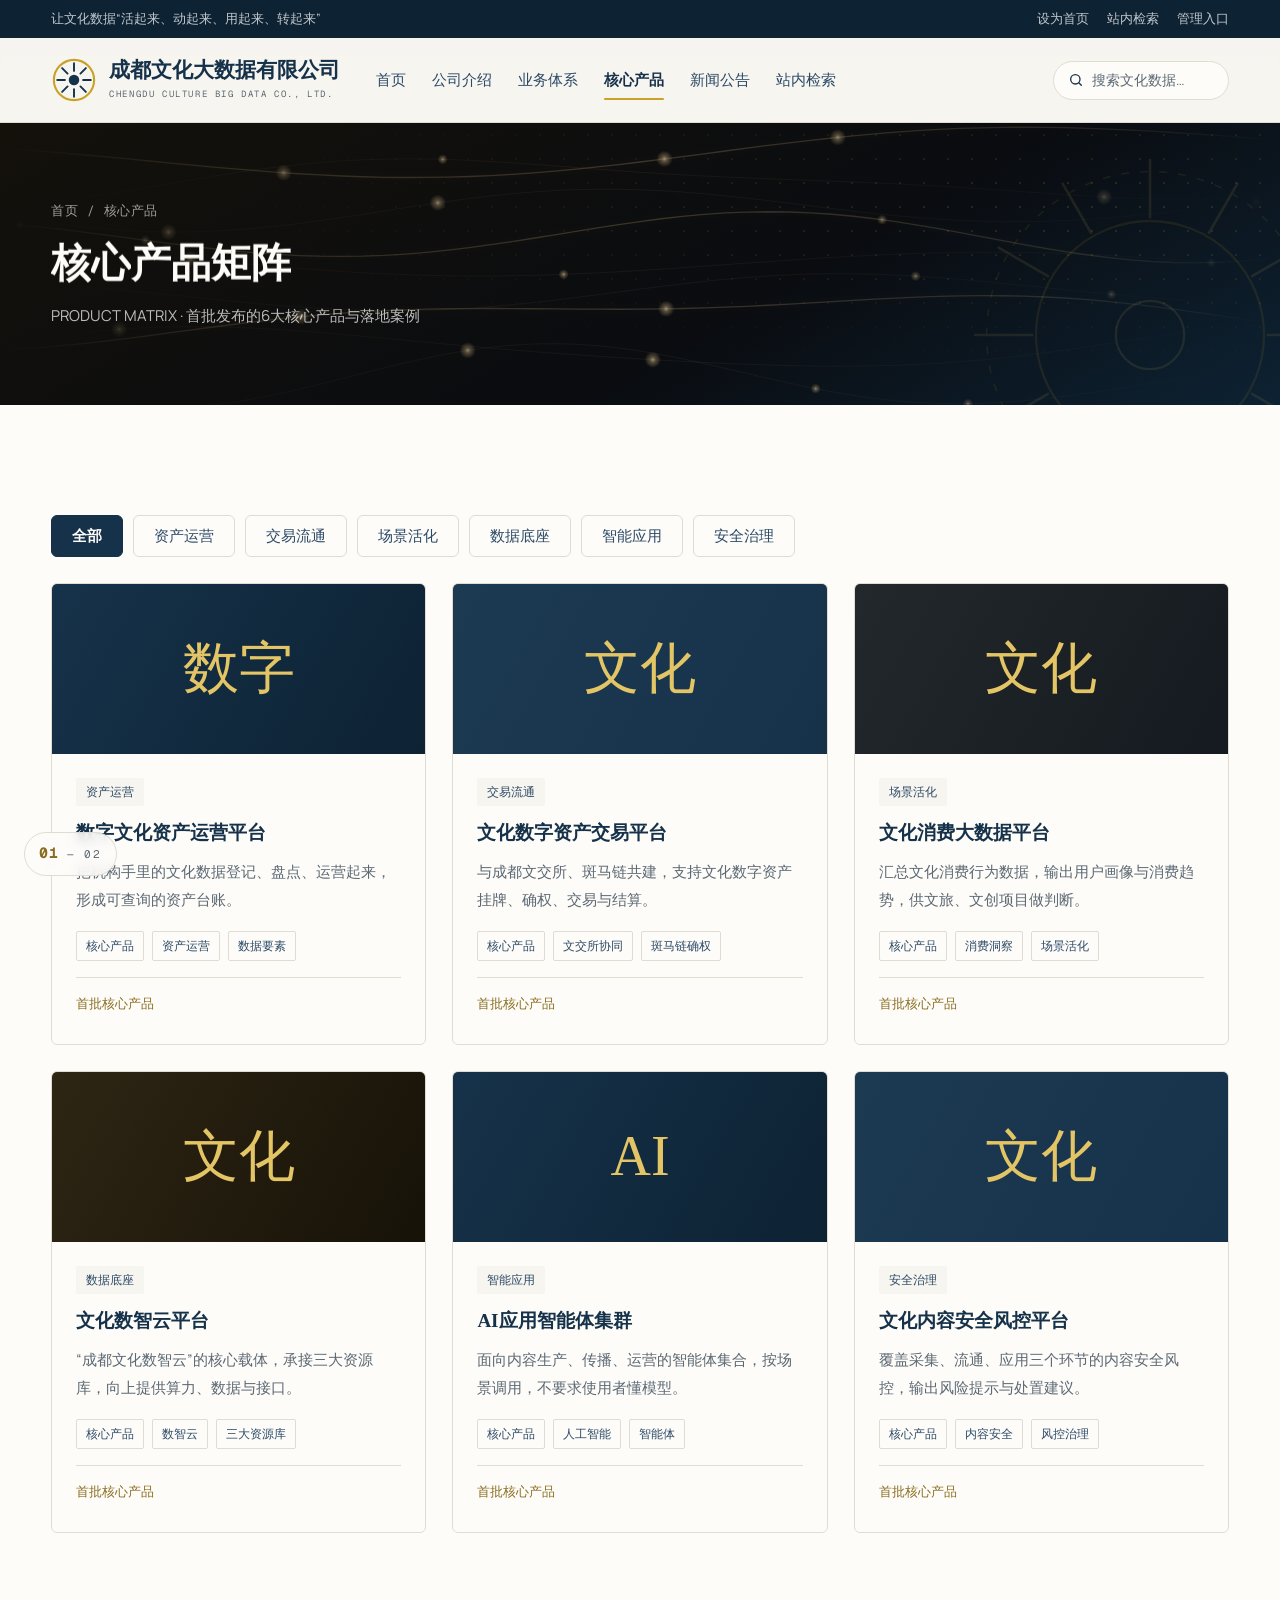
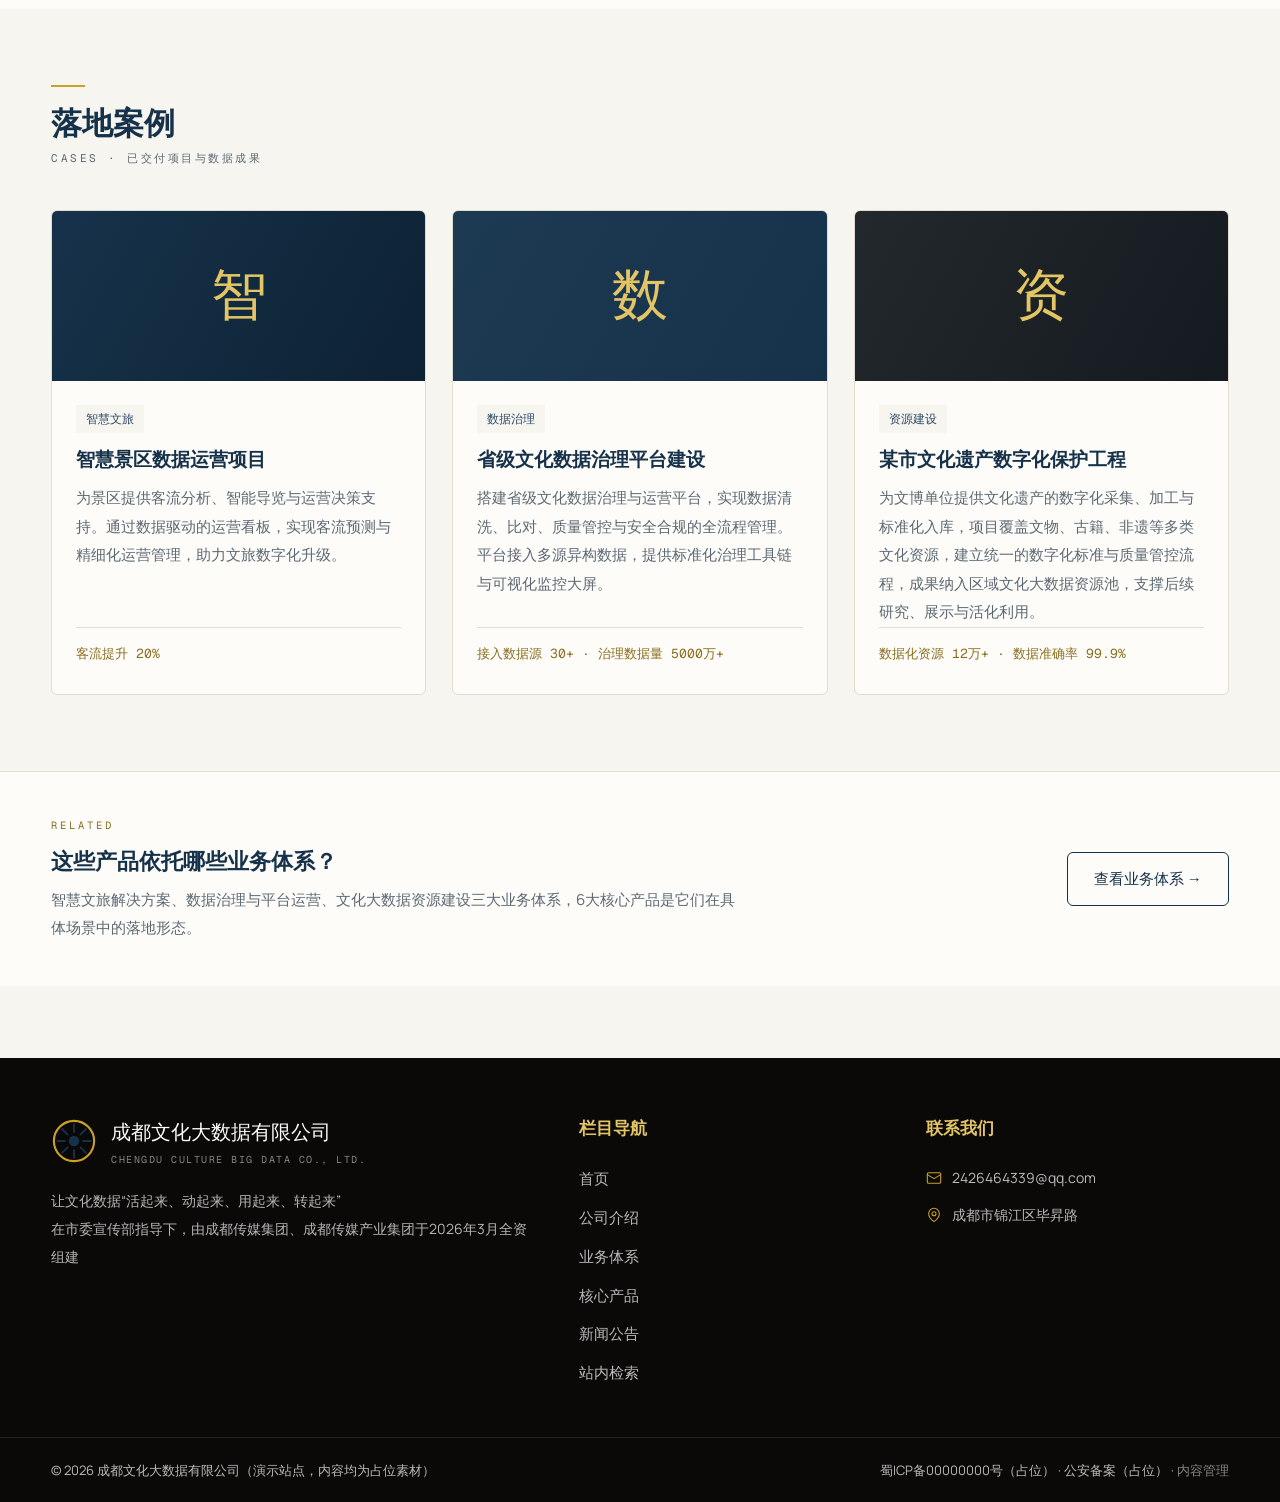
<file: cases.html>
<!DOCTYPE html>
<html lang="zh-CN">
<head>
  <meta charset="UTF-8">
  <meta name="viewport" content="width=device-width, initial-scale=1.0">
  <title>核心产品矩阵｜成都文化大数据有限公司</title>
  <meta name="description" content="成都文化大数据有限公司首批发布的6大核心产品：数字文化资产运营平台、文化数字资产交易平台、文化消费大数据平台、文化数智云平台、AI应用智能体集群、文化内容安全风控平台，以及智慧文旅、数据治理、资源建设三大落地案例。">
  <link rel="preload" as="font" type="font/woff2" href="assets/fonts/manrope.woff2" crossorigin>
  <link rel="stylesheet" href="assets/css/style.css?v=202611174">
</head>
<body>
  <div id="site-header"></div>

  <div class="search-overlay" id="searchOverlay">
    <div class="search-panel">
      <h3>站内检索</h3>
      <form class="search-input" id="searchForm">
        <input type="text" id="searchInput" placeholder="输入关键词…" autocomplete="off">
        <button type="submit">检 索</button>
      </form>
    </div>
  </div>

  <section class="page-hero">
    <div class="page-hero__bird" id="heroBird"></div>
    <div class="container">
      <div class="breadcrumb"><a href="index.html">首页</a> / 核心产品</div>
      <h1>核心产品矩阵</h1>
      <div class="sub">PRODUCT MATRIX · 首批发布的6大核心产品与落地案例</div>
    </div>
  </section>

  <main class="section section--paper" style="margin-top:0">
    <div class="container">
      <div class="content-tabs" id="caseFilter"></div>
      <div class="case-grid" id="caseGrid" style="margin-top:26px"></div>
    </div>
  </main>

  <section class="section">
    <div class="container">
      <div class="section-head">
        <h2 class="section-title">落地案例<span class="en">CASES · 已交付项目与数据成果</span></h2>
      </div>
      <div class="case-grid" id="projGrid" style="margin-top:26px"></div>
    </div>
  </section>

  <section class="cross-band">
    <div class="container cross-band__inner">
      <div>
        <p class="cross-band__label">RELATED</p>
        <h2 class="cross-band__title">这些产品依托哪些业务体系？</h2>
        <p class="cross-band__desc">智慧文旅解决方案、数据治理与平台运营、文化大数据资源建设三大业务体系，6大核心产品是它们在具体场景中的落地形态。</p>
      </div>
      <a class="btn btn--ghost" href="business.html">查看业务体系 →</a>
    </div>
  </section>

  <div id="site-footer"></div>

  <script src="assets/js/store.js"></script>
  <script src="assets/js/common.js"></script>
  <script src="assets/js/fx.js"></script>
  <script>
    (function () {
      var d = CDBG.data();
      document.getElementById('heroBird').innerHTML = CDBGApp.BIRD_RAYS;

      var cats = ['全部'].concat(d.cases.map(function (c) { return c.category; }).filter(function (v, i, a) { return a.indexOf(v) === i; }));
      var filterEl = document.getElementById('caseFilter');
      var state = { cat: '全部' };

      filterEl.innerHTML = cats.map(function (c, i) {
        return '<button data-cat="' + CDBGApp.esc(c) + '" class="' + (i === 0 ? 'active' : '') + '">' + CDBGApp.esc(c) + '</button>';
      }).join('');
      filterEl.addEventListener('click', function (e) {
        var btn = e.target.closest('button[data-cat]');
        if (!btn) return;
        state.cat = btn.getAttribute('data-cat');
        filterEl.querySelectorAll('button').forEach(function (b) { b.classList.toggle('active', b === btn); });
        render();
      });

      function render() {
        var list = d.cases;
        if (state.cat !== '全部') list = list.filter(function (c) { return c.category === state.cat; });
        document.getElementById('caseGrid').innerHTML = list.map(function (c, i) {
          return '<div class="case-card reveal in">'
            + '<div class="case-card__cover cat--' + (i % 4) + ' cat-' + (i % 4) + '"><span class="glyph">' + CDBGApp.esc((c.title || '文').slice(0, 2)) + '</span></div>'
            + '<div class="case-card__body"><span class="case-card__cat">' + CDBGApp.esc(c.category) + '</span>'
            + '<h3>' + CDBGApp.esc(c.title) + '</h3><p>' + CDBGApp.esc(c.desc) + '</p>'
            + '<div class="case-card__tags">' + (c.tags || []).map(function (t) { return '<span>' + CDBGApp.esc(t) + '</span>'; }).join('') + '</div>'
            + '<div class="case-card__metric">' + CDBGApp.esc(c.metric || '') + '</div></div></div>';
        }).join('') || '<div class="empty" style="grid-column:1/-1"><span class="glyph">空</span>该分类暂无案例</div>';
      }
      render();

      /* 落地案例 */
      document.getElementById('projGrid').innerHTML = (d.projects || []).map(function (c, i) {
        return '<div class="case-card reveal">'
          + '<div class="case-card__cover cat--' + (i % 4) + ' cat-' + (i % 4) + '"><span class="glyph">' + CDBGApp.esc(c.category.slice(0, 1)) + '</span></div>'
          + '<div class="case-card__body"><span class="case-card__cat">' + CDBGApp.esc(c.category) + '</span>'
          + '<h3>' + CDBGApp.esc(c.title) + '</h3><p>' + CDBGApp.esc(c.desc) + '</p>'
          + '<div class="case-card__metric">' + CDBGApp.esc(c.metric || '') + '</div></div></div>';
      }).join('');

      CDBGApp.init({ active: 'cases' });
    })();
  </script>
</body>
</html>
</file>
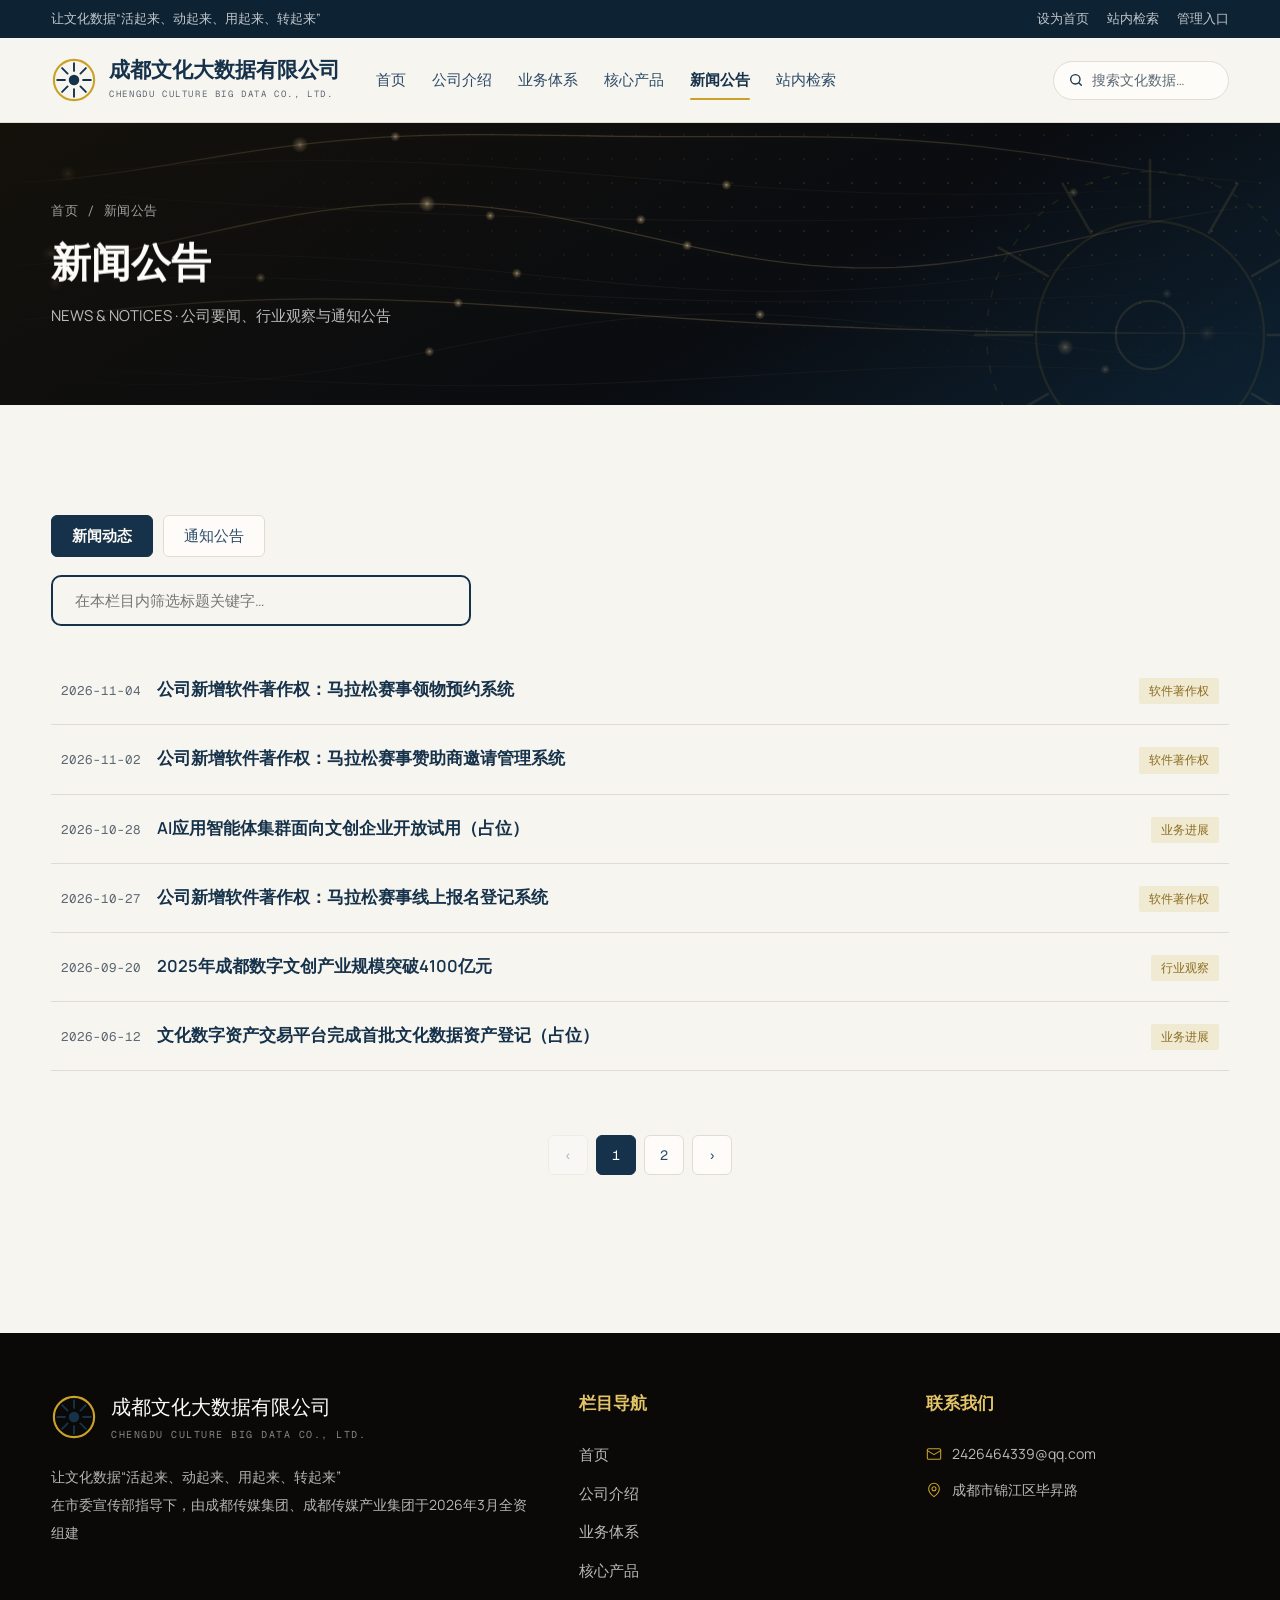
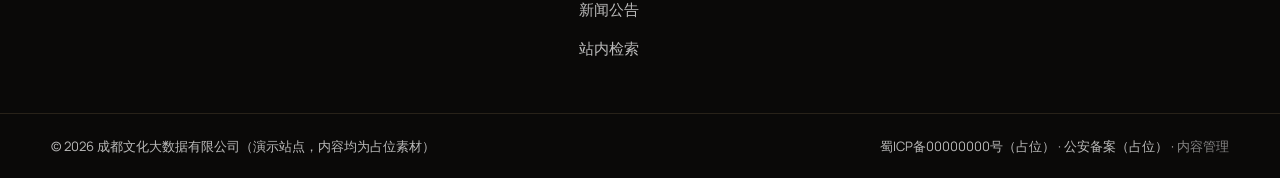
<file: news.html>
<!DOCTYPE html>
<html lang="zh-CN">
<head>
  <meta charset="UTF-8">
  <meta name="viewport" content="width=device-width, initial-scale=1.0">
  <title>新闻公告｜成都文化大数据有限公司</title>
  <meta name="description" content="成都文化大数据有限公司的新闻动态与通知公告：公司要闻、产品发布、业务进展、软件著作权登记与行业观察。">
  <link rel="preload" as="font" type="font/woff2" href="assets/fonts/manrope.woff2" crossorigin>
  <link rel="stylesheet" href="assets/css/style.css?v=202611174">
</head>
<body>
  <div id="site-header"></div>

  <div class="search-overlay" id="searchOverlay">
    <div class="search-panel">
      <h3>站内检索</h3>
      <form class="search-input" id="searchForm">
        <input type="text" id="searchInput" placeholder="输入关键词…" autocomplete="off">
        <button type="submit">检 索</button>
      </form>
    </div>
  </div>

  <section class="page-hero">
    <div class="page-hero__bird" id="heroBird"></div>
    <div class="container">
      <div class="breadcrumb"><a href="index.html">首页</a> / 新闻公告</div>
      <h1>新闻公告</h1>
      <div class="sub">NEWS &amp; NOTICES · 公司要闻、行业观察与通知公告</div>
    </div>
  </section>

  <main class="section" style="margin-top:0">
    <div class="container">
      <div class="content-tabs" id="newsTabs">
        <button data-tab="news" class="active">新闻动态</button>
        <button data-tab="notices" id="noticeTabBtn">通知公告</button>
      </div>
      <div class="search-input" style="max-width:420px;border-radius:10px;margin:18px 0 6px">
        <input type="text" id="listFilter" placeholder="在本栏目内筛选标题关键字…">
      </div>
      <div class="page-list" id="pageList"></div>
      <div class="pager" id="pager"></div>
    </div>
  </main>

  <div id="site-footer"></div>

  <script src="assets/js/store.js"></script>
  <script src="assets/js/common.js"></script>
  <script src="assets/js/fx.js"></script>
  <script>
    (function () {
      var d = CDBG.data();
      document.getElementById('heroBird').innerHTML = CDBGApp.BIRD_RAYS;

      var PAGE_SIZE = 6;
      var state = { tab: 'news', page: 1, kw: '' };
      if (location.hash === '#notices') state.tab = 'notices';

      var tabsEl = document.getElementById('newsTabs');
      function setTab(tab) {
        state.tab = tab; state.page = 1; state.kw = '';
        document.getElementById('listFilter').value = '';
        tabsEl.querySelectorAll('button').forEach(function (b) { b.classList.toggle('active', b.getAttribute('data-tab') === tab); });
        render();
      }
      tabsEl.addEventListener('click', function (e) {
        var btn = e.target.closest('button[data-tab]');
        if (btn) setTab(btn.getAttribute('data-tab'));
      });
      document.getElementById('listFilter').addEventListener('input', function () {
        state.kw = this.value.trim(); state.page = 1; render();
      });

      function currentItems() {
        var list = state.tab === 'news' ? d.news : d.notices;
        if (state.kw) list = list.filter(function (n) { return (n.title || '').indexOf(state.kw) > -1; });
        return list;
      }

      function render() {
        var list = currentItems();
        var pages = Math.max(1, Math.ceil(list.length / PAGE_SIZE));
        if (state.page > pages) state.page = pages;
        var slice = list.slice((state.page - 1) * PAGE_SIZE, state.page * PAGE_SIZE);

        var listEl = document.getElementById('pageList');
        if (!slice.length) {
          listEl.innerHTML = '<div class="empty"><span class="glyph">空</span>暂无内容（可在管理端添加）</div>';
        } else {
          listEl.innerHTML = slice.map(function (n) {
            if (state.tab === 'news') {
              return '<div class="page-list__item" data-id="' + CDBGApp.esc(n.id) + '">'
                + '<span class="page-list__date">' + CDBGApp.esc(n.date) + '</span>'
                + '<span class="page-list__title">' + CDBGApp.esc(n.title) + '</span>'
                + '<span class="page-list__cat">' + CDBGApp.esc(n.category || '') + '</span></div>';
            }
            return '<div class="page-list__item" data-id="' + CDBGApp.esc(n.id) + '">'
              + '<span class="page-list__date">' + CDBGApp.esc(n.date) + '</span>'
              + '<span class="page-list__title">' + CDBGApp.esc(n.title) + '</span>'
              + '<span class="page-list__cat" style="background:rgba(201,162,39,.12);color:#8a6d1f">公告</span></div>';
          }).join('');
          listEl.querySelectorAll('.page-list__item').forEach(function (el) {
            el.addEventListener('click', function () {
              var item = currentItems().filter(function (x) { return x.id === el.getAttribute('data-id'); })[0];
              if (item) CDBGApp.showDetail(item.title, item.date + (item.category ? ' · ' + item.category : ''), item.body || '（正文待补充）', item.image);
            });
          });
        }

        var pagerEl = document.getElementById('pager');
        var btns = '';
        btns += '<button ' + (state.page === 1 ? 'disabled' : '') + ' data-p="' + (state.page - 1) + '">‹</button>';
        for (var i = 1; i <= pages; i++) {
          if (pages > 7 && i > 2 && i < pages - 1 && Math.abs(i - state.page) > 1) {
            if (btns.indexOf('…') === -1 || i === Math.floor(pages / 2)) btns += '<button disabled>…</button>';
            continue;
          }
          btns += '<button class="' + (i === state.page ? 'active' : '') + '" data-p="' + i + '">' + i + '</button>';
        }
        btns += '<button ' + (state.page === pages ? 'disabled' : '') + ' data-p="' + (state.page + 1) + '">›</button>';
        pagerEl.innerHTML = btns;
        pagerEl.querySelectorAll('button[data-p]').forEach(function (b) {
          if (!b.disabled) b.addEventListener('click', function () {
            state.page = +b.getAttribute('data-p');
            render();
            window.scrollTo({ top: 300, behavior: 'smooth' });
          });
        });
      }

      render();
      // 锚点进入时同步 Tab 高亮
      tabsEl.querySelectorAll('button').forEach(function (b) {
        b.classList.toggle('active', b.getAttribute('data-tab') === state.tab);
      });
      CDBGApp.init({ active: 'news' });
    })();
  </script>
</body>
</html>
</file>
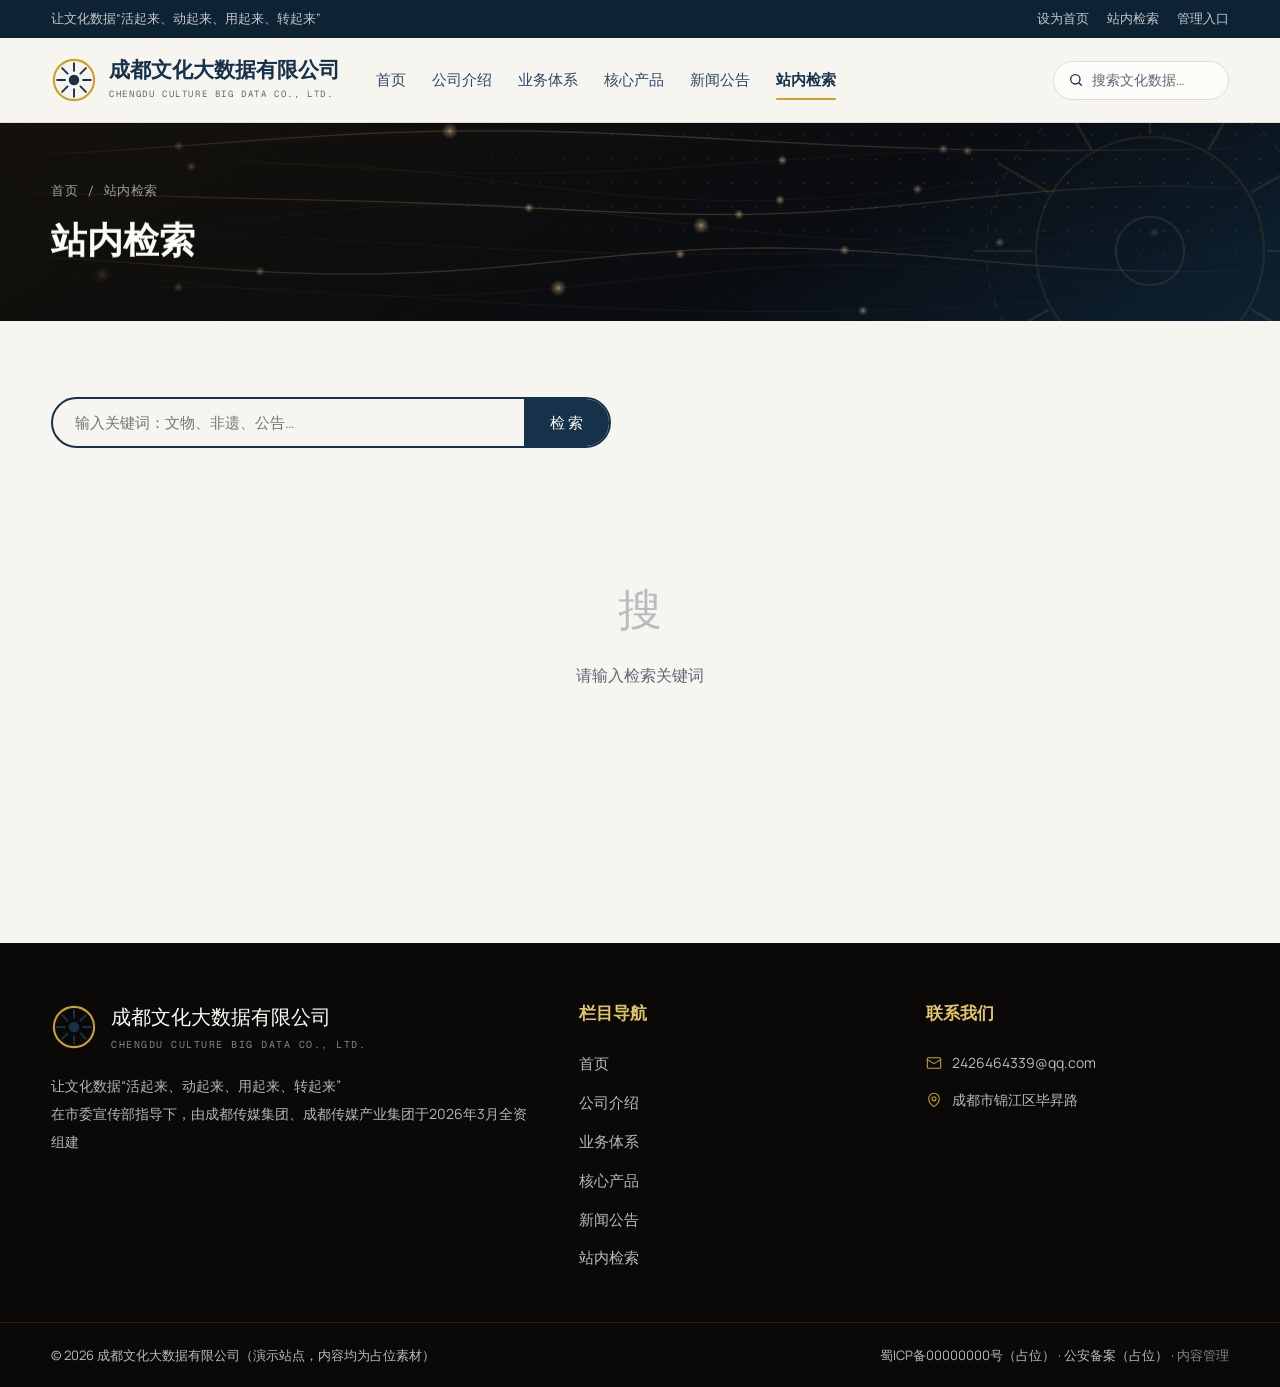
<file: search.html>
<!DOCTYPE html>
<html lang="zh-CN">
<head>
  <meta charset="UTF-8">
  <meta name="viewport" content="width=device-width, initial-scale=1.0">
  <title>站内检索｜成都文化大数据有限公司</title>
  <meta name="description" content="按关键词查找成都文化大数据有限公司的新闻、公告、核心产品与业务体系信息。">
  <meta name="robots" content="noindex, follow">
  <link rel="preload" as="font" type="font/woff2" href="assets/fonts/manrope.woff2" crossorigin>
  <link rel="stylesheet" href="assets/css/style.css?v=202611174">
</head>
<body>
  <div id="site-header"></div>

  <section class="page-hero" style="padding:56px 0">
    <div class="page-hero__bird" id="heroBird"></div>
    <div class="container">
      <div class="breadcrumb"><a href="index.html">首页</a> / 站内检索</div>
      <h1 style="font-size:clamp(26px,3.4vw,36px)">站内检索</h1>
    </div>
  </section>

  <main class="section" style="margin-top:0">
    <div class="container">
      <div class="search-input" style="max-width:560px">
        <input type="text" id="searchBox" placeholder="输入关键词：文物、非遗、公告…" autocomplete="off">
        <button id="searchBtn">检 索</button>
      </div>
      <div style="margin:16px 0 8px;font-size:13px;color:var(--text-muted)" id="resultMeta"></div>
      <div class="page-list" id="results"></div>
    </div>
  </main>

  <div id="site-footer"></div>

  <script src="assets/js/store.js"></script>
  <script src="assets/js/common.js"></script>
  <script src="assets/js/fx.js"></script>
  <script>
    (function () {
      var d = CDBG.data();
      document.getElementById('heroBird').innerHTML = CDBGApp.BIRD_RAYS;

      function getQuery() {
        return new URLSearchParams(location.search).get('q') || '';
      }

      function run() {
        var q = document.getElementById('searchBox').value.trim() || getQuery();
        document.getElementById('searchBox').value = q;
        if (!q) {
          document.getElementById('resultMeta').textContent = '';
          document.getElementById('results').innerHTML = '<div class="empty"><span class="glyph">搜</span>请输入检索关键词</div>';
          return;
        }
        var pool = [].concat(
          d.news.map(function (n) { return { type: '新闻', cat: n.category, item: n }; }),
          d.notices.map(function (n) { return { type: '公告', cat: '', item: n }; }),
          d.cases.map(function (n) { return { type: '案例', cat: n.category, item: n }; }),
          d.businesses.map(function (n) { return { type: '业务', cat: '', item: { id: n.id, title: n.name, date: '', body: n.brief } }; })
        );
        var hits = pool.filter(function (e) {
          var it = e.item;
          return ((it.title || '') + (it.summary || '') + (it.body || '') + (it.desc || '') + (e.cat || '')).toLowerCase().indexOf(q.toLowerCase()) > -1;
        });

        document.getElementById('resultMeta').textContent = '关键词「' + q + '」共检索到 ' + hits.length + ' 条结果';
        var el = document.getElementById('results');
        if (!hits.length) {
          el.innerHTML = '<div class="empty"><span class="glyph">无</span>未检索到相关内容，换个关键词试试</div>';
          return;
        }
        el.innerHTML = hits.map(function (h) {
          var it = h.item;
          return '<div class="result-item" data-type="' + h.type + '" data-id="' + CDBGApp.esc(it.id || '') + '">'
            + '<span class="r-date">' + CDBGApp.esc(it.date || '') + '</span>'
            + '<span class="r-type">' + CDBGApp.esc(h.type) + '</span>'
            + '<span class="r-title">' + CDBGApp.esc(it.title) + '</span>'
            + '<div class="r-summary">' + CDBGApp.esc(it.summary || it.body || it.desc || '') + '</div></div>';
        }).join('');

        el.querySelectorAll('.result-item').forEach(function (r) {
          r.addEventListener('click', function () {
            if (r.getAttribute('data-type') === '业务') { location.href = 'business.html'; return; }
            if (r.getAttribute('data-type') === '案例') { location.href = 'cases.html'; return; }
            CDBGApp.showDetail(r.querySelector('.r-title').textContent, r.querySelector('.r-date').textContent, (function () {
              var id = r.getAttribute('data-id');
              var all = r.getAttribute('data-type') === '新闻' ? d.news : d.notices;
              var item = all.filter(function (x) { return x.id === id; })[0];
              return item ? (item.body || item.title) : '（详情待补充）';
            })());
          });
        });
      }

      document.getElementById('searchBtn').addEventListener('click', run);
      document.getElementById('searchBox').addEventListener('keydown', function (e) { if (e.key === 'Enter') run(); });
      run();
      CDBGApp.init({ active: 'search' });
    })();
  </script>
</body>
</html>
</file>
<file: assets/css/style.css>
/* ============================================================
   成都文化大数据集团 门户网站 — 主样式
   设计语言：黛青 × 神鸟金（金沙太阳神鸟意象）· 宋体标题 · 数字现代感
   ============================================================ */

/* 本地托管字体：Manrope（拉丁/数字正文）· Geist Mono（数据/等宽） */
@font-face {
  font-family: "Manrope";
  src: url("../fonts/manrope.woff2") format("woff2-variations");
  font-weight: 200 800;
  font-display: swap;
}
@font-face {
  font-family: "Geist Mono";
  src: url("../fonts/geistmono-400.woff2") format("woff2");
  font-weight: 400;
  font-display: swap;
}
@font-face {
  font-family: "Geist Mono";
  src: url("../fonts/geistmono-500.woff2") format("woff2");
  font-weight: 500;
  font-display: swap;
}

:root {
  --ink: #16324a;          /* 黛青主色 */
  --ink-deep: #0d2233;
  --ink-soft: #2c4a66;
  --gold: #c9a227;         /* 神鸟金：全站唯一强调色 */
  --gold-light: #e3c566;
  --gold-ink: #8a6d1f;     /* 浅底上的金色小字，保证对比度 */
  --danger: #a33b28;       /* 仅用于删除/报错等破坏性语义 */
  --cinnabar: #8a6d1f;     /* 旧变量名保留，值已改为深金，不再使用朱砂 */
  --paper: #f7f5f0;        /* 宣纸底 */
  --paper-2: #efece4;
  --white: #fdfcf9;        /* 纸白，不用纯白 */
  --text: #2a3138;
  --text-muted: #5c6873;   /* 加深，正文说明文字对比度达标 */
  --line: #e0dcd1;
  --radius: 6px;
  --shadow: 0 6px 22px rgba(22, 50, 74, 0.08);
  --shadow-sm: 0 1px 2px rgba(22, 50, 74, 0.05);
  --serif: "Noto Serif SC", "Songti SC", "STSong", "SimSun", serif;   /* 中文标题保留宋体 */
  --sans: "Manrope", -apple-system, "PingFang SC", "Hiragino Sans GB", "Microsoft YaHei", sans-serif;
  --mono: "Geist Mono", "SF Mono", "Menlo", "Consolas", monospace;
  --header-h: 84px;
}

.sr-only { position: absolute; width: 1px; height: 1px; padding: 0; margin: -1px; overflow: hidden; clip: rect(0 0 0 0); white-space: nowrap; border: 0; }
* { margin: 0; padding: 0; box-sizing: border-box; }
html { scroll-behavior: smooth; }
/* 中文排版：避头尾 + 标点挤压（歸藏 CJK 规则 T8/T9） */
body { line-break: strict; overflow-wrap: break-word; }
p { text-spacing-trim: normal; }
body {
  font-family: var(--sans);
  color: var(--text);
  background: var(--paper);
  font-size: 16px;
  line-height: 1.85;
  -webkit-font-smoothing: antialiased;
  text-rendering: optimizeLegibility;
}
img { max-width: 100%; display: block; }
a { color: inherit; text-decoration: none; }
ul, ol { list-style: none; }
button { font-family: inherit; cursor: pointer; border: none; background: none; }
input, select, textarea { font-family: inherit; font-size: inherit; }

.container { width: min(1200px, 92%); margin: 0 auto; }

/* ---------- 通用 ---------- */
.section { padding: 76px 0; }
.section--paper { background: var(--white); }
.section-head { display: flex; align-items: flex-end; justify-content: space-between; margin-bottom: 44px; gap: 20px; flex-wrap: wrap; }
.section-title { font-family: var(--serif); font-size: 31px; font-weight: 700; color: var(--ink); letter-spacing: 0; position: relative; padding-top: 18px; line-height: 1.35; }
.section-title::before { content: ""; position: absolute; left: 0; top: 0; width: 34px; height: 2px; background: var(--gold); }
.section-title .en { display: block; font-family: var(--mono); font-size: 11px; letter-spacing: 2.5px; color: var(--text-muted); font-weight: 400; margin-top: 6px; transition: letter-spacing 1.1s cubic-bezier(0.22,1,0.36,1) .15s, opacity .7s ease .15s; }
.reveal:not(.in) .section-title .en { letter-spacing: 9px; opacity: 0; }
.more-link { font-size: 13.5px; color: var(--ink-soft); letter-spacing: 0; display: inline-flex; align-items: center; gap: 6px; transition: color .25s; }
.more-link:hover { color: var(--gold-ink); }
.more-link .arr { transition: transform .25s; }
.more-link:hover .arr { transform: translateX(4px); }

.btn { display: inline-flex; align-items: center; gap: 8px; padding: 12px 26px; border-radius: var(--radius); font-size: 15px; letter-spacing: 0; transition: all .3s; }
.btn--primary { background: var(--ink); color: var(--white); }
.btn--primary:hover { background: var(--gold); color: var(--ink-deep); transform: translateY(-2px); box-shadow: var(--shadow); }
.btn--ghost { border: 1px solid var(--ink); color: var(--ink); background-image: linear-gradient(var(--gold), var(--gold)); background-repeat: no-repeat; background-size: 0% 100%; background-position: left bottom; transition: background-size .45s cubic-bezier(0.22,1,0.36,1), color .3s, border-color .3s; }
.btn--ghost:hover { background-size: 100% 100%; color: var(--ink-deep); border-color: var(--gold); }
.btn--gold { background: var(--gold); color: var(--ink-deep); }
.btn--gold:hover { background: var(--gold-light); transform: translateY(-2px); }
.btn--danger { background: var(--danger); color: #fff; }
.btn--sm { padding: 7px 16px; font-size: 13px; }

/* 数字感 */
.num { font-family: var(--mono); font-variant-numeric: tabular-nums; }

/* 回纹/几何纹理背景（纯 CSS，无图片依赖） */
.pattern-grid { position: relative; }
.pattern-grid::before {
  content: ""; position: absolute; inset: 0; pointer-events: none; opacity: .35;
  background-image:
    linear-gradient(rgba(201,162,39,.10) 1px, transparent 1px),
    linear-gradient(90deg, rgba(201,162,39,.10) 1px, transparent 1px);
  background-size: 44px 44px;
  mask-image: radial-gradient(ellipse at 70% 30%, #000 0%, transparent 70%);
  -webkit-mask-image: radial-gradient(ellipse at 70% 30%, #000 0%, transparent 70%);
}

/* ---------- 顶部 ---------- */
.topbar { background: var(--ink-deep); color: rgba(255,255,255,.75); font-size: 12.5px; }
.topbar .container { display: flex; justify-content: space-between; align-items: center; height: 38px; }
.topbar a { transition: color .2s; }
.topbar a:hover { color: var(--gold-light); }
.topbar__right { display: flex; gap: 18px; align-items: center; }

/* ---------- 导航 ---------- */
.header { position: sticky; top: 0; z-index: 100; background: rgba(247,245,240,.92); backdrop-filter: blur(12px); border-bottom: 1px solid var(--line); transition: box-shadow .3s; }
.header.is-scrolled { box-shadow: var(--shadow-sm); }
.nav { display: flex; align-items: center; height: var(--header-h); gap: 8px; }
.brand { display: flex; align-items: center; gap: 12px; margin-right: 16px; }
.brand__logo { width: 46px; height: 46px; flex: none; }
.brand__text { display: flex; flex-direction: column; gap: 3px; min-width: 0; }
.brand__text .zh { font-family: var(--serif); font-size: 21px; font-weight: 700; color: var(--ink); letter-spacing: 0; line-height: 1.25; white-space: nowrap; }
.brand__text .en { white-space: nowrap; overflow: hidden; text-overflow: ellipsis; }
.brand__text .en { font-family: var(--mono); font-size: 9px; letter-spacing: 1.6px; color: var(--text-muted); }

.nav__links { display: flex; gap: 2px; flex: 1; }
.nav__links a { position: relative; padding: 8px 12px; font-size: 15px; letter-spacing: 0; color: var(--ink-soft); white-space: nowrap; transition: color .25s; }
.nav__links a::after { content: ""; position: absolute; left: 12px; right: 12px; bottom: 2px; height: 2px; background: var(--gold); transform: scaleX(0); transform-origin: center; transition: transform .3s; border-radius: 1px; }
.nav__links a:hover, .nav__links a.active { color: var(--ink); font-weight: 600; }
.nav__links a:hover::after, .nav__links a.active::after { transform: scaleX(1); }

.nav__actions { display: flex; gap: 12px; align-items: center; }
.search-trigger { display: flex; align-items: center; gap: 8px; width: 176px; padding: 9px 14px; border: 1px solid var(--line); border-radius: 999px; color: var(--text-muted); font-size: 13.5px; background: var(--white); transition: border-color .25s; white-space: nowrap; overflow: hidden; }
.search-trigger:hover { border-color: var(--gold); color: var(--ink); }

.nav__burger { display: none; width: 44px; height: 44px; border-radius: 10px; flex-direction: column; justify-content: center; align-items: center; gap: 5px; }
.nav__burger span { display: block; width: 22px; height: 2px; background: var(--ink); border-radius: 2px; transition: all .3s; }
.nav__burger.open span:nth-child(1) { transform: translateY(7px) rotate(45deg); }
.nav__burger.open span:nth-child(2) { opacity: 0; }
.nav__burger.open span:nth-child(3) { transform: translateY(-7px) rotate(-45deg); }

/* 移动端抽屉 */
.mobile-menu { display: none; position: fixed; inset: 0; z-index: 99; background: rgba(13,34,51,.4); opacity: 0; pointer-events: none; transition: opacity .3s; }
.mobile-menu.open { opacity: 1; pointer-events: auto; }
.mobile-menu__panel { position: absolute; top: 0; right: 0; width: min(320px, 82%); height: 100%; background: var(--white); padding: 28px 24px; transform: translateX(100%); transition: transform .35s cubic-bezier(.22,1,.36,1); overflow-y: auto; }
.mobile-menu.open .mobile-menu__panel { transform: translateX(0); }
.mobile-menu__panel a { display: block; padding: 15px 6px; font-size: 17px; letter-spacing: 0; color: var(--ink); border-bottom: 1px solid var(--line); }
.mobile-menu__panel a.active { color: var(--gold-ink); font-weight: 700; }
.mobile-menu__close { float: right; font-size: 26px; color: var(--text-muted); padding: 0 8px; }

/* 搜索浮层 */
.search-overlay { position: fixed; inset: 0; z-index: 200; background: rgba(13,34,51,.72); backdrop-filter: blur(6px); display: none; align-items: flex-start; justify-content: center; padding-top: 16vh; }
.search-overlay.open { display: flex; }
.search-panel { width: min(640px, 90%); background: var(--white); border-radius: 16px; padding: 36px; box-shadow: var(--shadow); animation: pop .35s cubic-bezier(.22,1,.36,1); }
@keyframes pop { from { opacity: 0; transform: translateY(-16px) scale(.97); } to { opacity: 1; transform: none; } }
.search-panel h3 { font-family: var(--serif); color: var(--ink); font-size: 20px; letter-spacing: 0; margin-bottom: 20px; }
.search-input { display: flex; border: 2px solid var(--ink); border-radius: 999px; overflow: hidden; }
.search-input input { flex: 1; border: none; outline: none; padding: 13px 22px; font-size: 15px; background: transparent; }
.search-input button { background: var(--ink); color: var(--white); padding: 0 26px; letter-spacing: 0; font-size: 15px; transition: background .25s; }
.search-input button:hover { background: var(--gold); color: var(--ink-deep); }
.search-hot { margin-top: 18px; font-size: 13px; color: var(--text-muted); display: flex; gap: 10px; flex-wrap: wrap; align-items: center; }
.search-hot a { padding: 5px 14px; background: var(--paper); border-radius: 999px; transition: all .2s; }
.search-hot a:hover { background: var(--gold); color: var(--ink-deep); }

/* ---------- 轮播 Banner ---------- */
.carousel { position: relative; height: clamp(420px, 58vw, 640px); overflow: hidden; background: var(--ink-deep); }
.carousel__track { height: 100%; position: relative; }
.carousel__item { position: absolute; inset: 0; opacity: 0; visibility: hidden; transition: opacity 1s ease, visibility 1s; display: flex; align-items: center; }
.carousel__item.active { opacity: 1; visibility: visible; }
/* 每屏不同底色渐变（替代图片，可替换为 <img>） */
.carousel__item .bg { position: absolute; inset: 0; }
.bg--0 { background: radial-gradient(ellipse at 25% 35%, #2c4a66 0%, #16324a 45%, #0d2233 100%); }
.bg--1 { background: radial-gradient(ellipse at 75% 30%, #3a2f1a 0%, #1f2b3d 55%, #0d2233 100%); }
.bg--2 { background: radial-gradient(ellipse at 50% 20%, #b5432a33 0%, #16324a 50%, #0d2233 100%); }
.bg--3 { background: radial-gradient(ellipse at 30% 70%, #c9a22733 0%, #16324a 55%, #0d2233 100%); }
/* 太阳神鸟几何装饰 */
.bg__rays { position: absolute; left: 55%; top: 50%; width: 620px; height: 620px; transform: translate(-50%, -50%); opacity: .16; }
.bg__rays svg { width: 100%; height: 100%; animation: spin 90s linear infinite; }
@keyframes spin { to { transform: rotate(360deg); } }
.carousel__content { position: relative; z-index: 2; width: min(1200px, 92%); margin: 0 auto; color: var(--white); }
.carousel__tag { display: inline-block; font-family: var(--mono); font-size: 12px; letter-spacing: 1.5px; color: var(--gold-light); border: 1px solid rgba(201,162,39,.5); padding: 5px 14px; border-radius: 999px; margin-bottom: 24px; }
.carousel__title { font-family: var(--serif); font-size: clamp(32px, 4.4vw, 52px); font-weight: 700; letter-spacing: 0; line-height: 1.3; margin-bottom: 20px; }
.carousel__title em { font-style: normal; color: var(--gold-light); }
.carousel__subtitle { max-width: 620px; font-size: 17px; line-height: 1.9; color: rgba(255,255,255,.86); letter-spacing: 0; margin-bottom: 34px; }
.carousel__cta { display: inline-flex; padding: 12px 32px; border: 1px solid rgba(255,255,255,.45); border-radius: var(--radius); color: var(--white); letter-spacing: 0; font-size: 15px; background-image: linear-gradient(var(--gold), var(--gold)); background-repeat: no-repeat; background-size: 0% 100%; background-position: left bottom; transition: background-size .45s cubic-bezier(0.22,1,0.36,1), color .3s, border-color .3s; }
.carousel__cta:hover { background-size: 100% 100%; border-color: var(--gold); color: var(--ink-deep); }

.carousel__dots { position: absolute; bottom: 26px; left: 50%; transform: translateX(-50%); display: flex; gap: 10px; z-index: 3; }
.carousel__dots button { width: 28px; height: 3px; border-radius: 2px; background: rgba(255,255,255,.35); transition: all .3s; }
.carousel__dots button.active { background: var(--gold); width: 44px; }
.carousel__arrow { position: absolute; bottom: 22px; z-index: 3; width: 42px; height: 42px; border-radius: var(--radius); border: 1px solid rgba(255,255,255,.28); color: var(--white); font-size: 18px; display: flex; align-items: center; justify-content: center; transition: all .3s; background: rgba(10,9,8,.35); }
.carousel__arrow:hover { background: var(--gold); border-color: var(--gold); color: var(--ink-deep); }
.carousel__arrow--prev { right: calc(4% + 50px); }
.carousel__arrow--next { right: 4%; }
.carousel__dots { bottom: 38px; }

/* 竖排文化点缀 */
.vertical-deco { position: absolute; right: 6.5%; top: 31%; transform: translateY(-50%); writing-mode: vertical-rl; font-family: var(--serif); font-size: 15px; letter-spacing: 12px; color: rgba(255,255,255,.28); z-index: 2; user-select: none; }

/* ---------- 数据概览条 ---------- */
.stats-band { background: var(--white); border-bottom: 1px solid var(--line); }
.stats { display: grid; grid-template-columns: repeat(4, 1fr); padding: 34px 0; }
.stat { text-align: center; position: relative; }
.stat + .stat::before { content: ""; position: absolute; left: 0; top: 20%; bottom: 20%; width: 1px; background: var(--line); }
.stat__value { font-family: var(--mono); font-size: 34px; font-weight: 700; color: var(--ink); }
.stat__value .unit { font-size: 14px; color: var(--gold); margin-left: 4px; font-weight: 400; }
.stat__label { font-size: 13.5px; color: var(--text-muted); letter-spacing: 0; margin-top: 8px; line-height: 1.7; padding: 0 10px; }
.stat__value[data-count] { animation: none; }

/* ---------- 功能定位卡片 ---------- */
.fn-grid { display: grid; grid-template-columns: repeat(4, 1fr); gap: 20px; }
.fn-card { background: var(--white); border: 1px solid var(--line); border-radius: var(--radius); padding: 34px 28px; transition: border-color .3s, transform .3s; position: relative; overflow: hidden; }
.fn-card:hover { transform: translateY(-3px); border-color: var(--gold); }
.fn-card__icon { width: 54px; height: 54px; border-radius: var(--radius); background: linear-gradient(135deg, var(--ink), var(--ink-soft)); display: flex; align-items: center; justify-content: center; margin-bottom: 22px; }
.fn-card__icon svg { width: 30px; height: 30px; stroke: var(--gold-light); }
.fn-card__no { position: absolute; top: 26px; right: 26px; font-family: var(--mono); font-size: 40px; font-weight: 700; color: var(--paper-2); }
.fn-card h3 { font-family: var(--serif); font-size: 21px; color: var(--ink); letter-spacing: 0; line-height: 1.5; margin-bottom: 12px; }
.fn-card p { font-size: 15px; line-height: 1.9; color: var(--text-muted); }

/* ---------- 业务体系 ---------- */
.biz-sec { position: relative; background: var(--ink); color: var(--white); overflow: hidden; }
.biz-sec::before { content: ""; position: absolute; inset: 0; background-image: radial-gradient(rgba(201,162,39,.14) 1px, transparent 1px); background-size: 26px 26px; mask-image: radial-gradient(ellipse at 80% 20%, #000, transparent 65%); -webkit-mask-image: radial-gradient(ellipse at 80% 20%, #000, transparent 65%); }
.biz-sec .section-title { color: var(--white); }
.biz-tabs { display: flex; flex-wrap: wrap; gap: 12px; margin-bottom: 38px; position: relative; }
.biz-tabs button { padding: 11px 22px; border: 1px solid rgba(255,255,255,.28); border-radius: var(--radius); color: rgba(255,255,255,.82); letter-spacing: 0; font-size: 14.5px; transition: all .25s; position: relative; }
.biz-tabs button:hover { border-color: var(--gold); color: var(--white); }
.biz-tabs button.active { background: var(--gold); border-color: var(--gold); color: var(--ink-deep); font-weight: 700; }
.biz-panel { display: none; position: relative; animation: fadeUp .5s ease; }
.biz-panel.active { display: grid; grid-template-columns: 1.1fr 1fr; gap: 44px; align-items: center; }
.biz-panel__text h3 { font-family: var(--serif); font-size: 28px; letter-spacing: 0; line-height: 1.4; margin-bottom: 16px; }
.biz-panel__text h3 span { color: var(--gold); font-family: var(--mono); font-size: 14px; letter-spacing: 2px; display: block; margin-bottom: 8px; font-weight: 400; }
.biz-panel__text p { color: rgba(255,255,255,.84); font-size: 16.5px; line-height: 1.95; max-width: 34em; margin-bottom: 24px; }
.biz-panel__points li { position: relative; padding: 8px 0 8px 24px; color: rgba(255,255,255,.9); font-size: 15.5px; line-height: 1.8; letter-spacing: 0; }
.biz-panel__points li::before { content: "◆"; position: absolute; left: 0; color: var(--gold); font-size: 11px; top: 12px; }
.biz-panel__visual { aspect-ratio: 4 / 3.2; border-radius: 16px; border: 1px solid rgba(201,162,39,.4); background: linear-gradient(135deg, rgba(201,162,39,.10), rgba(255,255,255,.04)); display: flex; flex-direction: column; align-items: center; justify-content: center; gap: 16px; position: relative; overflow: hidden; }
.biz-panel__visual .glyph { font-family: var(--serif); font-size: clamp(60px, 7vw, 92px); color: var(--gold); opacity: .9; text-shadow: 0 0 40px rgba(201,162,39,.35); }
.biz-panel__visual .metric { font-family: var(--mono); font-size: 15px; color: rgba(255,255,255,.75); letter-spacing: 0; }
.biz-panel__visual::after { content: ""; position: absolute; width: 300px; height: 300px; border: 1px dashed rgba(201,162,39,.3); border-radius: 50%; animation: spin 40s linear infinite; }

/* ---------- 案例卡片 ---------- */
.case-grid { display: grid; grid-template-columns: repeat(3, 1fr); gap: 26px; }
.case-card { background: var(--white); border: 1px solid var(--line); border-radius: var(--radius); overflow: hidden; transition: border-color .3s, transform .3s; display: flex; flex-direction: column; }
.case-card:hover { transform: translateY(-3px); border-color: var(--gold); }
.case-card__cover { height: 170px; position: relative; display: flex; align-items: center; justify-content: center; overflow: hidden; }
.case-card__cover .glyph { font-family: var(--serif); font-size: 56px; color: var(--gold-light); letter-spacing: 0; transition: transform .4s; }
.case-card:hover .case-card__cover .glyph { transform: scale(1.12); }
.case-card__cover.cat-0 { background: linear-gradient(120deg, #16324a, #0d2233); }
.case-card__cover.cat-1 { background: linear-gradient(120deg, #1c3a52, #16324a); }
.case-card__cover.cat-2 { background: linear-gradient(120deg, #23282c, #141a1f); }
.case-card__cover.cat-3 { background: linear-gradient(120deg, #2e2614, #171208); }
.case-card__body { padding: 24px 24px 28px; flex: 1; display: flex; flex-direction: column; }
.case-card__cat { display: inline-block; align-self: flex-start; font-size: 12px; letter-spacing: 0; padding: 3px 10px; background: var(--paper); color: var(--ink-soft); border-radius: 2px; margin-bottom: 12px; }
.case-card h3 { font-family: var(--serif); font-size: 19px; color: var(--ink); margin-bottom: 10px; letter-spacing: 0; line-height: 1.55; }
.case-card p { font-size: 15px; line-height: 1.9; color: var(--text-muted); flex: 1; }
.case-card__tags { display: flex; gap: 8px; flex-wrap: wrap; margin: 16px 0; }
.case-card__tags span { font-size: 12px; padding: 3px 9px; border: 1px solid var(--line); border-radius: 2px; color: var(--ink-soft); }
.case-card__metric { font-family: var(--mono); font-size: 13px; color: var(--gold-ink); border-top: 1px solid var(--line); padding-top: 14px; letter-spacing: 0; }

/* ---------- 新闻/公告 ---------- */
.news-sec { display: grid; grid-template-columns: 1.7fr 1fr; gap: 44px; }
.news-list__item { display: flex; gap: 20px; padding: 22px 0; border-bottom: 1px solid var(--line); cursor: pointer; transition: padding-left .25s; }
.news-list__item:hover { padding-left: 8px; }
.news-list__item:hover .news-list__title { color: var(--gold-ink); }
.news-list__date { flex: none; width: 72px; text-align: center; background: var(--paper); border-radius: 8px; padding: 10px 0; align-self: flex-start; }
.news-list__date .d { font-family: var(--mono); font-size: 26px; font-weight: 700; color: var(--ink); line-height: 1.1; }
.news-list__date .m { font-family: var(--mono); font-size: 11px; color: var(--text-muted); }
.news-list__title { font-size: 17px; color: var(--ink); font-weight: 600; margin-bottom: 6px; transition: color .25s; line-height: 1.6; }
.news-list__summary { font-size: 14.5px; line-height: 1.8; color: var(--text-muted); display: -webkit-box; -webkit-line-clamp: 2; -webkit-box-orient: vertical; overflow: hidden; }
.news-list__cat { flex: none; align-self: flex-start; font-size: 12px; padding: 3px 10px; border-radius: 2px; background: rgba(22,50,74,.07); color: var(--ink-soft); letter-spacing: 0; }

.notice-box { background: var(--white); border: 1px solid var(--line); border-top: 2px solid var(--gold); border-radius: var(--radius); padding: 30px 28px; }
.notice-box h3 { font-family: var(--serif); font-size: 19px; color: var(--ink); letter-spacing: 0; display: flex; align-items: center; justify-content: space-between; margin-bottom: 18px; }
.notice-box h3 .badge { font-size: 11px; background: var(--gold-ink); color: #fff; padding: 2px 8px; border-radius: 2px; font-family: var(--mono); letter-spacing: 1px; }
.notice-list li { padding: 13px 0; border-bottom: 1px solid var(--line); cursor: pointer; }
.notice-list li:last-child { border-bottom: none; }
.notice-list li:hover .notice-list__title { color: var(--gold-ink); }
.notice-list__title { font-size: 15px; color: var(--text); line-height: 1.7; display: -webkit-box; -webkit-line-clamp: 2; -webkit-box-orient: vertical; overflow: hidden; transition: color .2s; }
.notice-list__date { font-size: 12px; font-family: var(--mono); color: var(--text-muted); margin-top: 3px; }

/* ---------- 关于/联系 ---------- */
.about-band { background: var(--white); }
.about-grid { display: grid; grid-template-columns: 1.5fr 1fr; gap: 56px; align-items: center; }
.about-text h3 { font-family: var(--serif); font-size: 26px; color: var(--ink); letter-spacing: 0; line-height: 1.4; margin-bottom: 18px; }
.about-text p { font-size: 16px; line-height: 1.95; color: var(--text-muted); text-align: justify; max-width: 38em; white-space: pre-line; }
.about-text .btn { margin-top: 26px; }
.culture-cards { display: grid; gap: 18px; }
.culture-card { border-left: 2px solid var(--gold); background: var(--paper); padding: 18px 24px; border-radius: 0 var(--radius) var(--radius) 0; }
.culture-card b { display: block; font-family: var(--serif); color: var(--ink); font-size: 17px; letter-spacing: 0; line-height: 1.5; margin-bottom: 4px; }
.culture-card span { font-size: 14.5px; line-height: 1.8; color: var(--text-muted); }

/* ---------- 页脚 ---------- */
.footer { background: var(--ink-deep); color: rgba(255,255,255,.72); margin-top: 72px; }
.footer__top { padding: 56px 0 44px; }
.footer__grid { display: grid; grid-template-columns: 1.6fr 1fr 1fr; gap: 44px; }
.footer__brand { display: flex; gap: 14px; align-items: center; margin-bottom: 18px; }
.footer__brand .zh { font-family: var(--serif); font-size: 20px; letter-spacing: 0; color: var(--white); }
.footer__brand .en { font-family: var(--mono); font-size: 10px; letter-spacing: 1.5px; color: rgba(255,255,255,.5); }
.footer p { font-size: 14px; line-height: 2; color: rgba(255,255,255,.7); }
.footer h4 { font-family: var(--serif); color: var(--gold-light); font-size: 16.5px; letter-spacing: 0; margin-bottom: 16px; }
.footer__nav li { padding: 6px 0; font-size: 14.5px; }
.footer__nav a { transition: color .2s, padding-left .2s; }
.footer__nav a:hover { color: var(--gold-light); padding-left: 5px; }
.footer__contact li { display: flex; gap: 10px; padding: 6px 0; font-size: 14px; line-height: 1.75; }
.footer__contact svg { width: 16px; height: 16px; stroke: var(--gold); flex: none; margin-top: 4px; }
.footer__bottom { border-top: 1px solid rgba(255,255,255,.14); padding: 20px 0; font-size: 13px; display: flex; justify-content: space-between; flex-wrap: wrap; gap: 10px; }
.footer__bottom a:hover { color: var(--gold-light); }
.footer .admin-link { color: rgba(255,255,255,.5); }

/* ---------- 子页头 ---------- */
.page-hero { position: relative; background: linear-gradient(120deg, var(--ink-deep), var(--ink)); color: var(--white); padding: 76px 0; overflow: hidden; }
.page-hero::before { content: ""; position: absolute; inset: 0; background-image: radial-gradient(rgba(201,162,39,.18) 1px, transparent 1px); background-size: 24px 24px; mask-image: radial-gradient(ellipse at 85% 30%, #000, transparent 60%); -webkit-mask-image: radial-gradient(ellipse at 85% 30%, #000, transparent 60%); }
.page-hero__bird { position: absolute; right: -60px; bottom: -120px; width: 380px; height: 380px; opacity: .1; }
.page-hero .container { position: relative; }
.breadcrumb { font-size: 12.5px; color: rgba(255,255,255,.6); margin-bottom: 16px; font-family: var(--mono); letter-spacing: .5px; }
.breadcrumb a:hover { color: var(--gold-light); }
.page-hero h1 { font-family: var(--serif); font-size: clamp(30px, 3.6vw, 40px); letter-spacing: 0; line-height: 1.3; }
.page-hero .sub { margin-top: 12px; font-size: 15px; line-height: 1.8; color: rgba(255,255,255,.72); letter-spacing: 0; }

/* ---------- 列表页 / 分页 / Tab ---------- */
.content-tabs { display: flex; gap: 10px; margin: 34px 0 8px; flex-wrap: wrap; }
.content-tabs button { padding: 10px 20px; border-radius: var(--radius); border: 1px solid var(--line); background: var(--white); color: var(--ink-soft); letter-spacing: 0; font-size: 14.5px; transition: all .25s; }
.content-tabs button:hover { border-color: var(--gold); }
.content-tabs button.active { background: var(--ink); color: var(--white); border-color: var(--ink); font-weight: 700; }
.page-list { padding: 24px 0; }
.page-list__item { display: flex; align-items: baseline; gap: 16px; padding: 20px 10px; border-bottom: 1px solid var(--line); cursor: pointer; transition: padding-left .25s, background .25s; }
.page-list__item:hover { background: var(--white); padding-left: 20px; }
.page-list__item:hover .page-list__title { color: var(--gold-ink); }
.page-list__date { font-family: var(--mono); font-size: 12.5px; color: var(--text-muted); flex: none; }
.page-list__title { font-size: 16.5px; line-height: 1.6; color: var(--ink); font-weight: 600; transition: color .2s; flex: 1; }
.page-list__cat { flex: none; font-size: 12px; padding: 2px 10px; border-radius: 2px; background: rgba(201,162,39,.14); color: var(--gold-ink); letter-spacing: 0; }
.pager { display: flex; justify-content: center; gap: 8px; padding: 40px 0 10px; flex-wrap: wrap; }
.pager button { min-width: 40px; height: 40px; padding: 0 12px; border: 1px solid var(--line); border-radius: var(--radius); background: var(--white); color: var(--ink-soft); font-family: var(--mono); font-size: 13.5px; transition: all .2s; }
.pager button:hover:not(:disabled) { border-color: var(--gold); color: var(--ink); }
.pager button.active { background: var(--ink); color: var(--white); border-color: var(--ink); }
.pager button:disabled { opacity: .35; cursor: default; }

/* 空状态 */
.empty { text-align: center; padding: 80px 20px; color: var(--text-muted); }
.empty .glyph { font-size: 44px; display: block; margin-bottom: 12px; opacity: .4; }

/* ---------- 详情浮层 ---------- */
.detail-overlay { position: fixed; inset: 0; z-index: 300; background: rgba(13,34,51,.5); display: none; align-items: flex-start; justify-content: center; padding: 5vh 4%; overflow-y: auto; }
.detail-overlay.open { display: flex; }
.detail-panel { background: var(--white); width: min(760px, 100%); border-radius: 16px; padding: 44px 48px 36px; animation: fadeUp .4s ease; box-shadow: var(--shadow); }
.detail-panel__meta { display: flex; justify-content: space-between; align-items: center; color: var(--text-muted); font-size: 12.5px; padding-bottom: 18px; border-bottom: 1px solid var(--line); margin-bottom: 24px; font-family: var(--mono); }
.detail-panel h2 { font-family: var(--serif); font-size: 25px; color: var(--ink); line-height: 1.55; margin-bottom: 22px; letter-spacing: 0; }
.detail-panel .body { font-size: 16.5px; line-height: 1.95; color: var(--text); white-space: pre-wrap; text-align: justify; max-width: 36em; }
.detail-close { float: right; font-size: 24px; color: var(--text-muted); }
.detail-close:hover { color: var(--gold-ink); }

/* ---------- 搜索结果 ---------- */
.result-item { padding: 22px 16px; border-bottom: 1px dashed var(--line); cursor: pointer; }
.result-item:hover .r-title { color: var(--gold-ink); }
.result-item .r-type { font-size: 12px; padding: 2px 10px; border-radius: 2px; background: rgba(201,162,39,.14); color: var(--gold-ink); margin-right: 10px; }
.result-item .r-title { font-size: 17px; line-height: 1.6; color: var(--ink); font-weight: 600; display: inline; }
.result-item .r-date { font-family: var(--mono); font-size: 12.5px; color: var(--text-muted); float: right; }
.result-item .r-summary { font-size: 14.5px; line-height: 1.8; color: var(--text-muted); margin-top: 8px; display: -webkit-box; -webkit-line-clamp: 2; -webkit-box-orient: vertical; overflow: hidden; }

/* ---------- 关于页 ---------- */
.milestones { display: grid; grid-template-columns: repeat(3, 1fr); gap: 26px; margin-top: 44px; }
.milestone { background: var(--white); border-radius: var(--radius); padding: 30px; box-shadow: var(--shadow-sm); position: relative; border-bottom: 3px solid var(--gold); }
.milestone .year { font-family: var(--mono); font-size: 30px; font-weight: 700; color: var(--ink); }
.milestone p { font-size: 14.5px; line-height: 1.85; color: var(--text-muted); margin-top: 10px; }
.contact-grid { display: grid; grid-template-columns: repeat(2, 1fr); gap: 24px; }
.contact-card { background: var(--white); border-radius: var(--radius); padding: 30px; box-shadow: var(--shadow-sm); display: flex; gap: 18px; align-items: flex-start; transition: all .3s; }
.contact-card:hover { transform: translateY(-4px); box-shadow: var(--shadow); }
.contact-card .ic { width: 48px; height: 48px; flex: none; border-radius: 12px; background: var(--paper); display: flex; align-items: center; justify-content: center; }
.contact-card .ic svg { width: 24px; height: 24px; stroke: var(--ink); }
.contact-card b { font-family: var(--serif); color: var(--ink); font-size: 17px; letter-spacing: 0; display: block; margin-bottom: 6px; }
.contact-card span { font-size: 14.5px; line-height: 1.8; color: var(--text-muted); }

/* ---------- 管理端 ---------- */
.admin-body { background: var(--paper); }
.admin-shell { max-width: 1080px; margin: 0 auto; padding: 40px 4%; }
.admin-head { display: flex; justify-content: space-between; align-items: center; margin-bottom: 28px; flex-wrap: wrap; gap: 16px; }
.admin-head h1 { font-family: var(--serif); font-size: 26px; color: var(--ink); letter-spacing: 0; }
.admin-card { background: var(--white); border-radius: 14px; box-shadow: var(--shadow-sm); padding: 30px; margin-bottom: 24px; }
.admin-card > h2 { font-family: var(--serif); font-size: 19px; color: var(--ink); letter-spacing: 0; margin-bottom: 22px; padding-left: 12px; border-left: 4px solid var(--gold); }
.form-grid { display: grid; grid-template-columns: 1fr 1fr; gap: 18px; }
.form-item { display: flex; flex-direction: column; gap: 7px; }
.form-item--full { grid-column: 1 / -1; }
.form-item label { font-size: 13.5px; color: var(--ink-soft); font-weight: 600; letter-spacing: 0; }
.form-item input, .form-item select, .form-item textarea { border: 1px solid var(--line); border-radius: 8px; padding: 11px 14px; font-size: 14px; background: var(--paper); outline: none; transition: border-color .2s, background .2s; }
.form-item input:focus, .form-item textarea:focus, .form-item select:focus { border-color: var(--gold); background: var(--white); }
.form-item textarea { min-height: 110px; resize: vertical; line-height: 1.7; }
.admin-toolbar { display: flex; justify-content: space-between; align-items: center; margin-bottom: 18px; gap: 14px; flex-wrap: wrap; }
.admin-tabs { display: flex; gap: 8px; flex-wrap: wrap; }
.admin-tabs button { padding: 9px 20px; border-radius: var(--radius); background: var(--paper); color: var(--ink-soft); font-size: 14px; letter-spacing: 0; transition: all .2s; }
.admin-tabs button.active { background: var(--ink); color: var(--white); font-weight: 700; }
.admin-table { width: 100%; border-collapse: collapse; font-size: 14px; }
.admin-table th { text-align: left; padding: 12px 10px; color: var(--text-muted); font-weight: 600; font-size: 13px; letter-spacing: 0; border-bottom: 2px solid var(--line); }
.admin-table td { padding: 14px 10px; border-bottom: 1px dashed var(--line); vertical-align: top; }
.admin-table tr:hover td { background: rgba(201,162,39,.04); }
.admin-table .t-title { color: var(--ink); font-weight: 600; max-width: 380px; }
.admin-table .t-date { font-family: var(--mono); color: var(--text-muted); font-size: 12.5px; white-space: nowrap; }
.row-actions { display: flex; gap: 8px; white-space: nowrap; }
.row-actions button { font-size: 12.5px; padding: 5px 14px; border-radius: 6px; transition: all .2s; }
.act-edit { background: rgba(22,50,74,.08); color: var(--ink); }
.act-edit:hover { background: var(--ink); color: #fff; }
.act-del { background: rgba(163,59,40,.08); color: var(--danger); }
.act-del:hover { background: var(--danger); color: #fff; }
.login-box { max-width: 400px; margin: 10vh auto; background: var(--white); border-radius: 16px; box-shadow: var(--shadow); padding: 44px 40px; }
.login-box h1 { font-family: var(--serif); font-size: 24px; color: var(--ink); text-align: center; letter-spacing: 0; margin-bottom: 6px; }
.login-box .hint { text-align: center; font-size: 12.5px; color: var(--text-muted); margin-bottom: 28px; }
.login-box .btn { width: 100%; justify-content: center; margin-top: 10px; }
.login-err { color: var(--danger); font-size: 13px; text-align: center; margin-top: 12px; min-height: 20px; }
.toast { position: fixed; left: 50%; bottom: 40px; transform: translateX(-50%) translateY(20px); background: var(--ink); color: var(--white); padding: 12px 26px; border-radius: var(--radius); font-size: 14.5px; letter-spacing: 0; opacity: 0; transition: all .35s; z-index: 999; box-shadow: var(--shadow); }
.toast.show { opacity: 1; transform: translateX(-50%); }
.toast--ok::before { content: "✓ "; color: var(--gold-light); }

/* ---------- 回到顶部 ---------- */
.backtop { position: fixed; right: 28px; bottom: 32px; width: 46px; height: 46px; border-radius: 12px; background: var(--ink); color: var(--white); font-size: 13px; display: flex; align-items: center; justify-content: center; opacity: 0; pointer-events: none; transition: all .35s; z-index: 90; flex-direction: column; gap: 1px; box-shadow: var(--shadow-sm); }
.backtop.show { opacity: 1; pointer-events: auto; }
.backtop:hover { background: var(--gold); color: var(--ink-deep); }
.backtop .zh { font-family: var(--serif); writing-mode: vertical-rl; font-size: 12px; letter-spacing: 2px; }

/* ---------- 动效 ---------- */
@keyframes fadeUp { from { opacity: 0; transform: translateY(24px); } to { opacity: 1; transform: none; } }
.reveal { opacity: 0; }
.reveal.in { opacity: 1; animation: rvUp .85s cubic-bezier(0.22, 1, 0.36, 1) both; animation-delay: var(--rd, 0ms); }
@keyframes rvUp { from { opacity: 0; transform: translateY(36px); } to { opacity: 1; transform: none; } }

/* ---------- 响应式 ---------- */
@media (max-width: 1024px) {
  .fn-grid, .case-grid { grid-template-columns: repeat(2, 1fr); }
  .biz-panel.active { grid-template-columns: 1fr; }
  .news-sec { grid-template-columns: 1fr; }
  .about-grid { grid-template-columns: 1fr; gap: 36px; }
  .stats { grid-template-columns: repeat(2, 1fr); gap: 22px 0; }
  .milestones { grid-template-columns: 1fr; }
  .vertical-deco { display: none; }
  .footer__grid { grid-template-columns: 1fr 1fr; }
  .search-trigger { width: 44px; justify-content: center; }
  .search-trigger .st-text { display: none; }
}

@media (max-width: 768px) {
  :root { --header-h: 68px; }
  .nav__links, .nav__actions .search-trigger { display: none; }
  .nav__burger { display: flex; margin-left: auto; }
  .brand__text .zh { font-size: 17px; }
  .brand__logo { width: 38px; height: 38px; }
  .section { padding: 48px 0; }
  .section-title { font-size: 24px; }
  .fn-grid, .case-grid, .contact-grid, .form-grid { grid-template-columns: 1fr; }
  .carousel { height: clamp(380px, 92vw, 520px); }
  .carousel__arrow { display: none; }
  .carousel__title { letter-spacing: 0; font-size: 28px; }
  .topbar__right span.welcome { display: none; }
  .detail-panel { padding: 30px 24px; }
  .footer__grid { grid-template-columns: 1fr; gap: 30px; }
  .footer__bottom { justify-content: center; text-align: center; }
  .page-list__item { flex-wrap: wrap; }
  .page-list__cat { order: -1; width: 100%; }
  .biz-panel__visual { aspect-ratio: auto; min-height: 200px; padding: 28px 20px; gap: 10px; }
  .biz-panel__visual .glyph { font-size: 64px; }
  .backtop { right: 16px; bottom: 20px; }
}

/* ============================================================
   黑金科技配色 · 流动线条 · 数据脉冲 · 跳转过渡（fx.js 配套）
   ============================================================ */

:root {
  --black-gold: #0a0908;      /* 黑金底 */
  --black-gold-2: #14110b;
  --gold-bright: #f6eed6;     /* 高亮金白 */
}

/* ---- 轮播：黑金底 + 流动线叠加层 ---- */
.bg--0 { background: radial-gradient(ellipse at 22% 30%, #1d1a12 0%, #0d0c09 48%, var(--black-gold) 100%); }
.bg--1 { background: radial-gradient(ellipse at 76% 28%, #2b2213 0%, #131009 55%, var(--black-gold) 100%); }
.bg--2 { background: radial-gradient(ellipse at 50% 18%, rgba(181,67,42,.22) 0%, #14110b 52%, var(--black-gold) 100%); }
.bg--3 { background: radial-gradient(ellipse at 28% 68%, rgba(201,162,39,.20) 0%, #12100a 55%, var(--black-gold) 100%); }
.carousel__title { text-shadow: 0 2px 30px rgba(0,0,0,.55); }
.carousel__fx { position: absolute; inset: 0; z-index: 1; width: 100%; height: 100%; opacity: .9; }
.carousel.has-fx .bg__rays { display: none; }
.carousel__item .bg { z-index: 0; }
.carousel__content { z-index: 2; }
.vertical-deco { z-index: 2; }

/* ---- 子页页头：流动线 ---- */
.page-hero { background: linear-gradient(150deg, var(--black-gold-2), #0a0c10 60%, var(--ink-deep)); }
.page-hero__fx { position: absolute; inset: 0; z-index: 0; width: 100%; height: 100%; opacity: .65; }
.page-hero .container { z-index: 2; }
.page-hero__bird { z-index: 1; }

/* ---- 数据脉搏全幅段 ---- */
.flow-sec { position: relative; overflow: hidden; background: var(--black-gold); color: var(--white); min-height: 380px; display: flex; align-items: center; }
.flow-sec__canvas { position: absolute; inset: 0; width: 100%; height: 100%; }
.flow-sec__overlay { position: relative; z-index: 2; width: min(1200px, 92%); margin: 0 auto; padding: 72px 0 60px; }
.flow-sec h2 { font-family: var(--serif); font-size: 30px; letter-spacing: 0; color: var(--gold-bright); margin-bottom: 8px; }
.flow-sec h2 .en { display: block; font-family: var(--mono); font-size: 11px; letter-spacing: 4px; color: rgba(217,185,126,.6); font-weight: 400; margin-bottom: 10px; }
.flow-sec .lead { font-size: 16px; line-height: 1.9; color: rgba(255,255,255,.72); letter-spacing: 0; max-width: 620px; margin-bottom: 34px; }
.pulse-chips { display: flex; gap: 40px; flex-wrap: wrap; }
.chip b { display: block; font-family: var(--mono); font-size: 32px; font-weight: 700; color: var(--gold-bright); transition: color .3s; }
.chip b.tick-flash { animation: tickFlash .6s ease; }
@keyframes tickFlash { 0% { color: #fff; text-shadow: 0 0 18px rgba(217,185,126,.9); } 100% { color: var(--gold-bright); text-shadow: none; } }
.chip span { font-size: 13.5px; color: rgba(255,255,255,.72); letter-spacing: 0; }
.chip { position: relative; padding-left: 16px; }
.chip::before { content: ""; position: absolute; left: 0; top: 6px; bottom: 6px; width: 3px; background: linear-gradient(var(--gold), transparent); border-radius: 2px; }
.flow-ticker { margin-top: 44px; overflow: hidden; border-top: 1px solid rgba(217,185,126,.22); border-bottom: 1px solid rgba(217,185,126,.22); padding: 10px 0; font-family: var(--mono); font-size: 12px; letter-spacing: 3px; color: rgba(217,185,126,.45); white-space: nowrap; }
.flow-ticker__track { display: inline-block; animation: tickerRun 26s linear infinite; }
@keyframes tickerRun { from { transform: translateX(0); } to { transform: translateX(-50%); } }
.flow-sec .demo-note { margin-top: 14px; font-size: 12px; color: rgba(255,255,255,.5); font-family: var(--mono); letter-spacing: .5px; }

/* ---- 业务段：黑金化 ---- */
.biz-sec { background: linear-gradient(160deg, var(--black-gold), var(--black-gold-2) 55%, var(--black-gold)); }
.biz-sec::before { background-image: radial-gradient(rgba(217,185,126,.16) 1px, transparent 1px); }
.biz-tabs button { border-color: rgba(217,185,126,.35); }
.biz-panel__visual { border-color: rgba(217,185,126,.45); background: linear-gradient(135deg, rgba(217,185,126,.12), rgba(255,255,255,.03)); }
.biz-panel__visual::after { border-color: rgba(217,185,126,.35); }

/* ---- 功能卡图标：黑金 ---- */
.fn-card__icon { background: linear-gradient(135deg, #0d0b08, #332916); }
.fn-card__icon svg { stroke: var(--gold-light); }
.fn-card:hover { border-top-color: var(--gold); }
.fn-card__no { color: rgba(201,162,39,.16); font-size: 44px; }

/* ---- 页脚：黑金 ---- */
.footer { background: #0a0908; }
.footer__bottom { border-color: rgba(217,185,126,.14); }

/* ---- 跳转过渡帷幕 ---- */
.page-veil { position: fixed; inset: 0; z-index: 9999; pointer-events: none; opacity: 0; transition: opacity .24s ease; background: radial-gradient(ellipse at 50% 40%, #14110b, var(--black-gold)); }
.page-veil::after { content: ""; position: absolute; left: 0; right: 0; top: 50%; height: 1px; background: linear-gradient(90deg, transparent, rgba(217,185,126,.8), transparent); transform: scaleX(0); transition: transform .24s ease; }
.page-veil.on { opacity: 1; }
.page-veil.on::after { transform: scaleX(1); }
body { animation: pageEnter .5s ease; }
@keyframes pageEnter { from { opacity: 0; } to { opacity: 1; } }

/* ---- 统计数值金色渐变文字 ---- */
.stat__value { background: linear-gradient(120deg, #16324a 30%, #8a6d1f 70%, #c9a227); -webkit-background-clip: text; background-clip: text; -webkit-text-fill-color: transparent; }
.stat__value .unit { -webkit-text-fill-color: var(--gold); }

@media (prefers-reduced-motion: reduce) {
  .flow-ticker__track, .bg__rays svg { animation: none !important; }
  .page-veil, body { transition: none !important; animation: none !important; }
}

/* ============================================================
   动效升级（学习参考站节奏：慢缓动 / 遮罩揭示 / 分段指示）
   ============================================================ */

/* ---- 标题遮罩逐字揭示 ---- */
.rv { display: inline-block; overflow: hidden; vertical-align: bottom; padding-bottom: .08em; margin-bottom: -.08em; }
.rv__ch { display: inline-block; transform: translateY(118%); transition: transform .8s cubic-bezier(0.22,1,0.36,1); will-change: transform; }
.rv-in .rv__ch { transform: none; }

/* 轮播：每张切换时标题重新逐字升起，字元交错 */
.carousel__item .rv__ch { transition-delay: calc(160ms + var(--i, 0) * 38ms); }
.carousel__item.active .rv__ch { transform: none; }
.carousel__item.active .carousel__title .rv__ch { transition-delay: calc(180ms + var(--i, 0) * 42ms); }

/* 轮播副元素：随标题错峰入场 */
.carousel__item .carousel__tag,
.carousel__item .carousel__subtitle,
.carousel__item .carousel__cta { opacity: 0; transform: translateY(24px); transition: opacity .7s cubic-bezier(0.22,1,0.36,1), transform .7s cubic-bezier(0.22,1,0.36,1); }
.carousel__item.active .carousel__tag { opacity: 1; transform: none; transition-delay: .12s; }
.carousel__item.active .carousel__subtitle { opacity: 1; transform: none; transition-delay: .62s; }
.carousel__item.active .carousel__cta { opacity: 1; transform: none; transition-delay: .76s; }

/* 子页页头：标题逐字 + 副题跟随（rv-armed 由 JS 挂载，无 JS 时保持可见） */
.page-hero h1 .rv__ch { transition-delay: calc(var(--i, 0) * 40ms); }
.page-hero.rv-armed h1:not(.rv-in) .rv__ch { transform: translateY(118%); }
.page-hero.rv-armed .sub { opacity: 0; transform: translateY(18px); transition: opacity .8s cubic-bezier(0.22,1,0.36,1) .55s, transform .8s cubic-bezier(0.22,1,0.36,1) .55s; }
.page-hero.rv-armed.rv-in .sub { opacity: 1; transform: none; }

/* ---- 分段进度指示（左下角 01 — 0N） ---- */
.sec-progress { position: fixed; left: 24px; bottom: 24px; z-index: 80; display: flex; align-items: center; gap: 8px; font-family: var(--mono); font-size: 11px; letter-spacing: 2px; color: var(--text-muted); background: rgba(253,252,249,.82); backdrop-filter: blur(6px); -webkit-backdrop-filter: blur(6px); border: 1px solid var(--line); border-radius: 999px; padding: 8px 14px; pointer-events: none; }
.sec-progress .sp-cur { font-size: 14px; font-weight: 700; color: var(--gold-ink); display: inline-block; }
.sec-progress .sp-val { display: inline-block; }
.sec-progress .sp-val.tick { animation: spTick .5s cubic-bezier(0.22,1,0.36,1); }
@keyframes spTick { from { transform: translateY(75%); opacity: 0; } to { transform: none; opacity: 1; } }

/* ---- SCROLL 滚动提示（首屏左下） ---- */
.scroll-hint { position: absolute; left: 4%; bottom: 34px; z-index: 3; display: flex; align-items: center; gap: 14px; color: rgba(255,255,255,.62); font-family: var(--mono); font-size: 10.5px; letter-spacing: 3px; transition: opacity .6s; }
.scroll-hint .sh-line { width: 56px; height: 1px; background: rgba(255,255,255,.25); position: relative; overflow: hidden; }
.scroll-hint .sh-line::after { content: ""; position: absolute; left: 0; top: 0; height: 100%; width: 42%; background: var(--gold); animation: shSlide 2.4s cubic-bezier(0.22,1,0.36,1) infinite; }
@keyframes shSlide { from { transform: translateX(-110%); } to { transform: translateX(300%); } }
.scroll-hint.gone { opacity: 0; pointer-events: none; }

/* ---- 统计数字更明显的入场（配合滚动计数） ---- */
.stats-band .reveal.in .stat__value { animation: rvUp .85s cubic-bezier(0.22,1,0.36,1) both, valGlow 1.6s ease .3s; }
@keyframes valGlow { 0% { text-shadow: none; } 40% { text-shadow: 0 0 24px rgba(201,162,39,.45); } 100% { text-shadow: none; } }

/* ---- 降级：偏好减弱动效 ---- */
@media (prefers-reduced-motion: reduce) {
  .reveal, .reveal.in { opacity: 1; animation: none; }
  .rv__ch, .carousel__item .rv__ch, .carousel__item.active .rv__ch { transform: none; transition: none; }
  .carousel__item .carousel__tag, .carousel__item .carousel__subtitle, .carousel__item .carousel__cta,
  .carousel__item.active .carousel__tag, .carousel__item.active .carousel__subtitle, .carousel__item.active .carousel__cta { opacity: 1; transform: none; transition: none; }
  .page-hero .sub { opacity: 1; transform: none; transition: none; }
  .sec-progress, .scroll-hint { display: none; }
  .scroll-hint .sh-line::after, .sec-progress .sp-val.tick { animation: none; }
}

@media (max-width: 768px) {
  .scroll-hint { display: none; }
  .sec-progress { left: 14px; bottom: 14px; padding: 6px 11px; }
}

/* ---- 页面间串联条（业务 ↔ 产品） ---- */
.cross-band { border-top: 1px solid var(--line); background: var(--white); padding: 44px 0; }
.cross-band__inner { display: flex; align-items: center; justify-content: space-between; gap: 40px; flex-wrap: wrap; }
.cross-band__label { font-family: var(--mono); font-size: 10.5px; letter-spacing: 3px; color: var(--gold-ink); margin-bottom: 10px; }
.cross-band__title { font-family: var(--serif); font-size: 22px; color: var(--ink); letter-spacing: 0; line-height: 1.5; margin-bottom: 8px; }
.cross-band__desc { font-size: 15px; line-height: 1.85; color: var(--text-muted); max-width: 46em; }
@media (max-width: 768px) { .cross-band__inner { align-items: flex-start; } }

/* 详情浮层配图（2026-11-17 新增） */
.detail-panel__img{display:block;width:100%;max-height:320px;object-fit:cover;border-radius:10px;margin:16px 0 4px;border:1px solid rgba(201,162,39,.28)}
</file>
